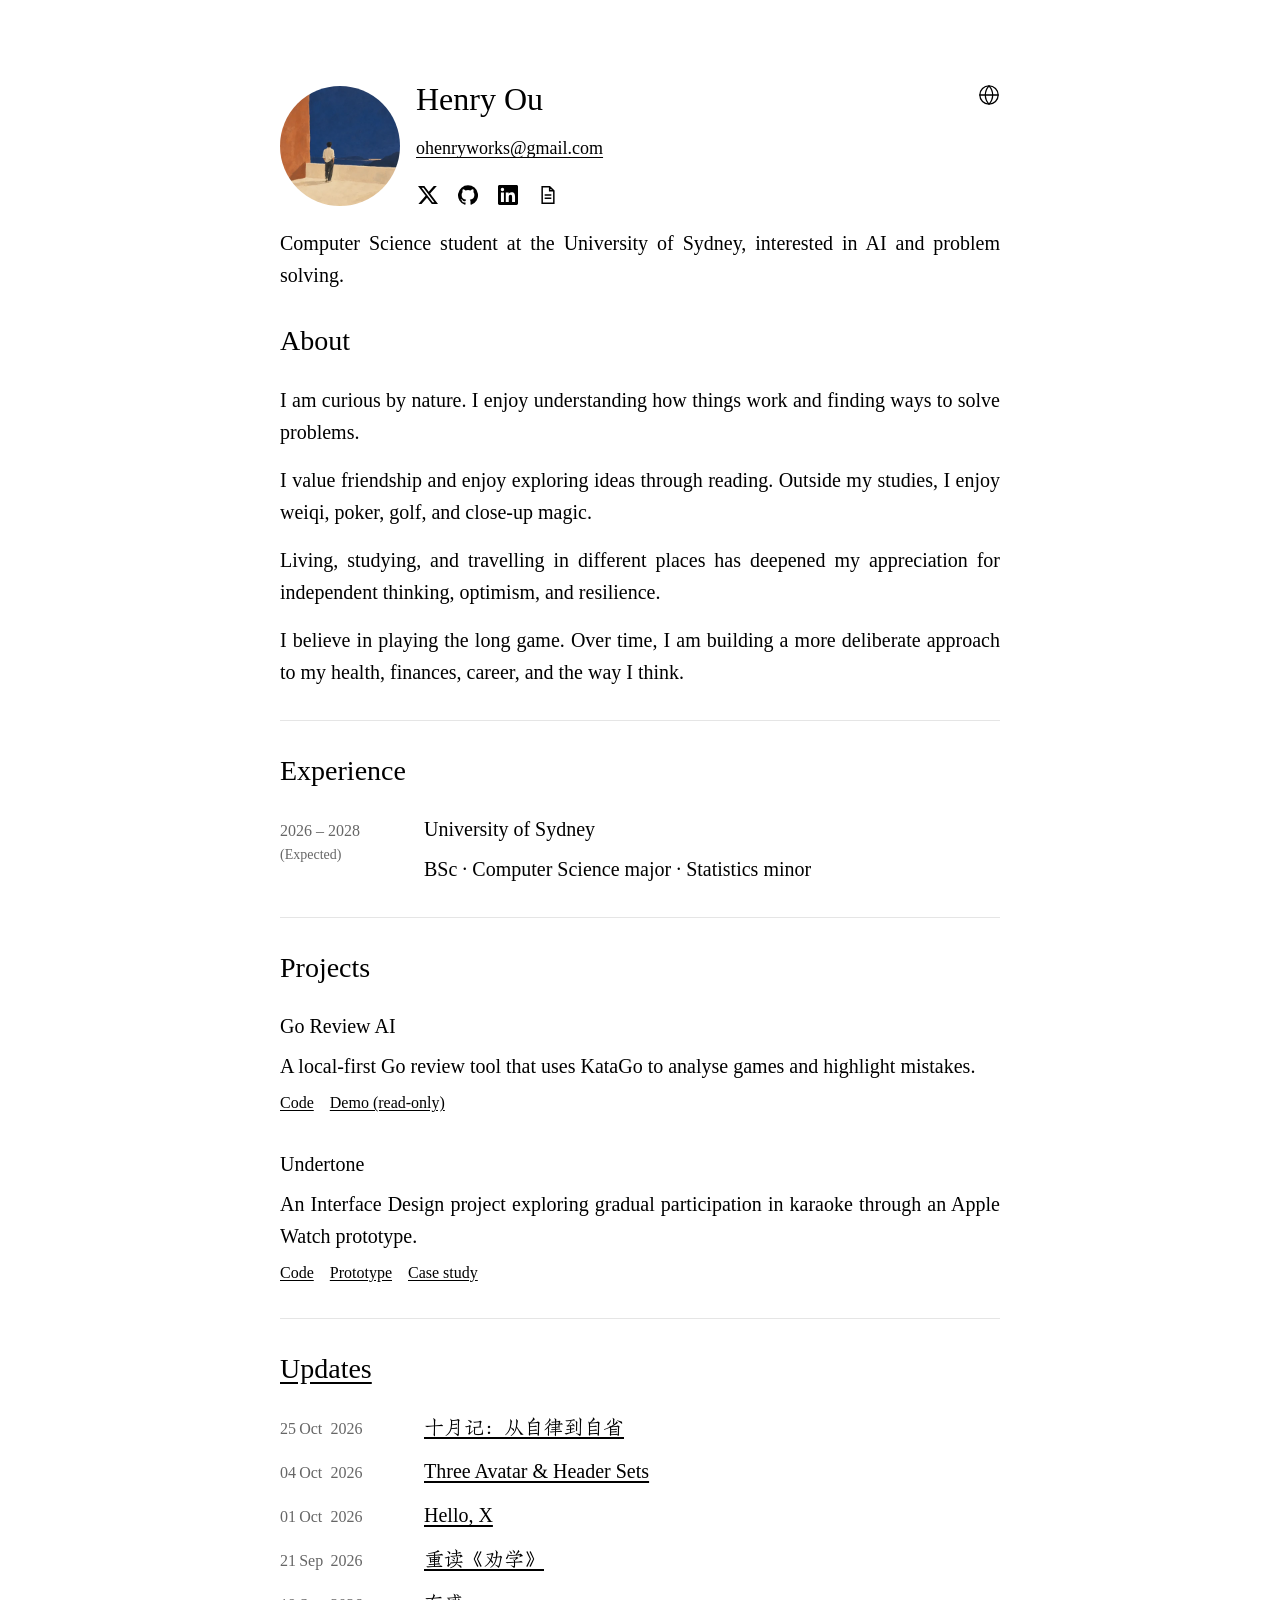
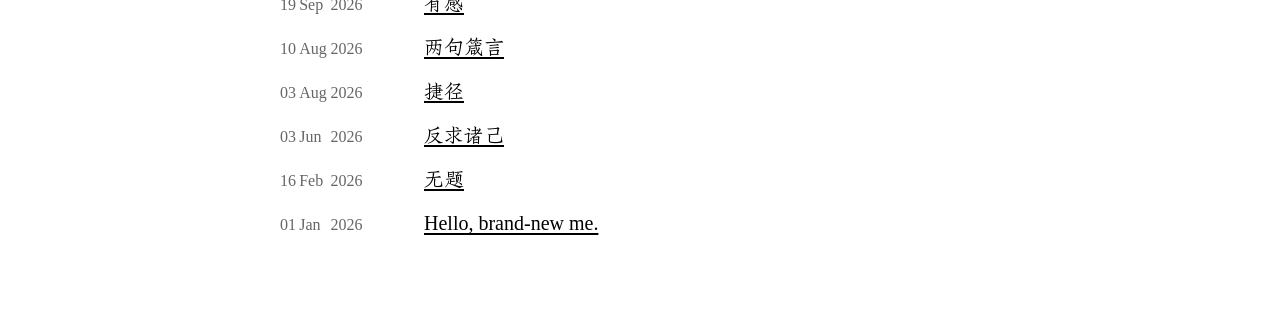
<file: index.html>
<!doctype html>
<html lang="en">
<head>
  <meta charset="utf-8">
  <meta name="viewport" content="width=device-width, initial-scale=1">
  <link rel="icon" href="/favicon.ico" type="image/x-icon" sizes="16x16 32x32 48x48">
  <title>Henry Ou</title>
  <meta name="description" content="Henry Ou’s personal website: a Computer Science student at the University of Sydney, sharing projects, ideas and everyday life in English and Chinese.">
  <meta property="og:title" content="Henry Ou">
  <meta property="og:description" content="Henry Ou’s personal website: a Computer Science student at the University of Sydney, sharing projects, ideas and everyday life in English and Chinese.">
  <meta property="og:type" content="website">
  <meta property="og:url" content="https://henryou.net/">
  <meta property="og:site_name" content="Henry Ou">
  <meta property="og:image" content="https://henryou.net/assets/henry-ou-share.jpg">
  <meta property="og:image:type" content="image/jpeg">
  <meta property="og:image:width" content="600">
  <meta property="og:image:height" content="600">
  <meta property="og:image:alt" content="Henry Ou’s avatar: an illustrated figure looking out over the sea">
  <meta name="twitter:card" content="summary">
  <meta name="twitter:site" content="@ohenryou">
  <meta name="twitter:title" content="Henry Ou">
  <meta name="twitter:description" content="Henry Ou’s personal website: a Computer Science student at the University of Sydney, sharing projects, ideas and everyday life in English and Chinese.">
  <meta name="twitter:image" content="https://henryou.net/assets/henry-ou-share.jpg">
  <meta name="twitter:image:alt" content="Henry Ou’s avatar: an illustrated figure looking out over the sea">
  <link rel="canonical" href="https://henryou.net/">
  <link rel="alternate" hreflang="en" href="https://henryou.net/">
  <link rel="alternate" hreflang="zh-Hans" href="https://henryou.net/zh/">
  <link rel="alternate" hreflang="x-default" href="https://henryou.net/">
  <link rel="stylesheet" href="/assets/css/style.css?v=43">
</head>
<body>
  <main class="home">
    <div class="identity">
      <img class="portrait" src="/assets/henry-ou-avatar.webp?v=2" width="360" height="360" alt="Henry Ou’s avatar: an illustrated figure looking out over the sea">
      <div class="contact">
        <div class="identity-heading">
          <h1>Henry Ou</h1>
          <a class="language-link" href="/zh/" lang="zh-Hans" hreflang="zh-Hans" aria-label="切换到中文" title="切换到中文">
            <img src="/assets/icons/globe.svg" width="22" height="22" alt="">
          </a>
        </div>
        <!--email_off-->
        <p><a href="mailto:ohenryworks@gmail.com">ohenryworks@gmail.com</a></p>
        <!--/email_off-->
        <div class="socials">
          <a href="https://x.com/ohenryou" aria-label="X">
            <svg xmlns="http://www.w3.org/2000/svg" width="20" height="20" viewBox="0 0 24 24" fill="currentColor" aria-hidden="true" focusable="false">
              <path d="M18.901 1.153h3.68l-8.04 9.19L24 22.846h-7.406l-5.8-7.584-6.64 7.584H.47l8.6-9.835L0 1.154h7.594l5.243 6.932 6.064-6.933Zm-1.29 19.49h2.039L6.487 3.24H4.3l13.31 17.403Z"/>
            </svg>
          </a>
          <a href="https://github.com/yulinhenryou" aria-label="GitHub">
            <svg xmlns="http://www.w3.org/2000/svg" width="20" height="20" viewBox="0 0 24 24" fill="currentColor" aria-hidden="true" focusable="false">
              <path d="M12 .297a12 12 0 0 0-3.793 23.385c.6.111.82-.261.82-.577v-2.234c-3.338.726-4.043-1.416-4.043-1.416-.546-1.387-1.333-1.756-1.333-1.756-1.09-.745.083-.729.083-.729 1.205.084 1.839 1.237 1.839 1.237 1.07 1.834 2.807 1.304 3.492.997.108-.775.419-1.305.762-1.605-2.665-.303-5.467-1.334-5.467-5.931 0-1.31.469-2.381 1.236-3.221-.124-.303-.536-1.524.117-3.176 0 0 1.008-.322 3.301 1.23a11.52 11.52 0 0 1 6.006 0c2.291-1.552 3.297-1.23 3.297-1.23.655 1.652.243 2.873.119 3.176.769.84 1.235 1.911 1.235 3.221 0 4.609-2.807 5.625-5.479 5.922.43.372.823 1.102.823 2.222v3.293c0 .319.216.694.825.576A12.001 12.001 0 0 0 12 .297Z"/>
            </svg>
          </a>
          <a href="https://www.linkedin.com/in/yulinhenryou" aria-label="LinkedIn">
            <svg xmlns="http://www.w3.org/2000/svg" width="20" height="20" viewBox="0 0 24 24" fill="currentColor" aria-hidden="true" focusable="false">
              <path d="M20.447 20.452h-3.554v-5.569c0-1.328-.027-3.037-1.852-3.037-1.853 0-2.136 1.445-2.136 2.939v5.667H9.351V9h3.414v1.561h.049c.476-.9 1.637-1.85 3.37-1.85 3.601 0 4.267 2.37 4.267 5.455v6.286ZM5.337 7.433a2.062 2.062 0 1 1 0-4.124 2.062 2.062 0 0 1 0 4.124Zm1.782 13.019H3.555V9h3.564v11.452ZM22.225 0H1.771C.792 0 0 .774 0 1.729v20.542C0 23.227.792 24 1.771 24h20.451C23.2 24 24 23.227 24 22.271V1.729C24 .774 23.2 0 22.222 0h.003Z"/>
            </svg>
          </a>
          <a href="/assets/henry-ou-resume.pdf" aria-label="CV (PDF)" title="CV (PDF)">
            <svg xmlns="http://www.w3.org/2000/svg" width="20" height="20" viewBox="0 0 24 24" fill="none" stroke="currentColor" stroke-width="1.8" aria-hidden="true" focusable="false">
              <path d="M14 2H5v20h14V7Z M14 2v5h5 M8 12h8 M8 16h8"/>
            </svg>
          </a>
        </div>
      </div>
    </div>
    <p class="intro">Computer Science student at the University of Sydney, interested in AI and problem solving.</p>
    <section class="section about" aria-labelledby="about-heading">
      <h2 id="about-heading">About</h2>
      <p>I am curious by nature. I enjoy understanding how things work and finding ways to solve problems.</p>
      <p>I value friendship and enjoy exploring ideas through reading. Outside my studies, I enjoy weiqi, poker, golf, and close-up magic.</p>
      <p>Living, studying, and travelling in different places has deepened my appreciation for independent thinking, optimism, and resilience.</p>
      <p>I believe in playing the long game. Over time, I am building a more deliberate approach to my health, finances, career, and the way I think.</p>
    </section>
    <section class="section" aria-labelledby="experience-heading">
      <h2 id="experience-heading">Experience</h2>
      <ul class="experience-list">
        <li class="experience-entry">
          <span class="entry-date">
            <span lang="en"><time datetime="2026">2026</time> – <time datetime="2028">2028</time></span>
            <small class="date-note">(Expected)</small>
          </span>
          <div class="experience-detail">
            <h3>University of Sydney</h3>
            <p>BSc · Computer Science major · Statistics minor</p>
          </div>
        </li>
      </ul>
    </section>
    <section class="section" aria-labelledby="projects-heading">
      <h2 id="projects-heading">Projects</h2>
      <ul class="project-list">
        <li>
          <h3>Go Review AI</h3>
          <p>A local-first Go review tool that uses KataGo to analyse games and highlight mistakes.</p>
          <div class="project-links">
            <a href="https://github.com/yulinhenryou/go-review-ai">Code</a>
            <a href="https://yulinhenryou.github.io/go-review-ai/">Demo (read-only)</a>
          </div>
        </li>
        <li>
          <h3>Undertone</h3>
          <p>An Interface Design project exploring gradual participation in karaoke through an Apple Watch prototype.</p>
          <div class="project-links">
            <a href="https://github.com/yulinhenryou/undertone">Code</a>
            <a href="https://yulinhenryou.github.io/undertone/play/">Prototype</a>
            <a href="https://yulinhenryou.github.io/undertone/">Case study</a>
          </div>
        </li>
      </ul>
    </section>
    <section class="section" id="writing" aria-labelledby="writing-heading">
      <h2 id="writing-heading"><a href="/writing/">Updates</a></h2>
      <ul class="writing-list">
        <li>
          <time class="entry-date" datetime="2026-10-25"><span>25</span> <span>Oct</span> <span>2026</span></time>
          <a href="/writing/october-reflections-2026/" lang="zh-Hans">十月记：从自律到自省</a>
        </li>
        <li>
          <time class="entry-date" datetime="2026-10-04"><span>04</span> <span>Oct</span> <span>2026</span></time>
          <a href="/writing/three-avatar-header-sets/" lang="en">Three Avatar &amp; Header Sets</a>
        </li>
        <li>
          <time class="entry-date" datetime="2026-10-01"><span>01</span> <span>Oct</span> <span>2026</span></time>
          <a href="/writing/hello-x/" lang="en">Hello, X</a>
        </li>
        <li>
          <time class="entry-date" datetime="2026-09-21"><span>21</span> <span>Sep</span> <span>2026</span></time>
          <a href="/writing/rereading-quanxue/" lang="zh-Hans">重读《劝学》</a>
        </li>
        <li>
          <time class="entry-date" datetime="2026-09-19"><span>19</span> <span>Sep</span> <span>2026</span></time>
          <a href="/writing/reading-reflections-2026-09-19/" lang="zh-Hans">有感</a>
        </li>
        <li>
          <time class="entry-date" datetime="2026-08-10"><span>10</span> <span>Aug</span> <span>2026</span></time>
          <a href="/writing/delphic-maxims/" lang="zh-Hans">两句箴言</a>
        </li>
        <li>
          <time class="entry-date" datetime="2026-08-03"><span>03</span> <span>Aug</span> <span>2026</span></time>
          <a href="/writing/no-shortcuts/" lang="zh-Hans">捷径</a>
        </li>
        <li>
          <time class="entry-date" datetime="2026-06-03"><span>03</span> <span>Jun</span> <span>2026</span></time>
          <a href="/writing/looking-inward/" lang="zh-Hans">反求诸己</a>
        </li>
        <li>
          <time class="entry-date" datetime="2026-02-16"><span>16</span> <span>Feb</span> <span>2026</span></time>
          <a href="/writing/on-the-way/" lang="zh-Hans">无题</a>
        </li>
        <li>
          <time class="entry-date" datetime="2026-01-01"><span>01</span> <span>Jan</span> <span>2026</span></time>
          <a href="/writing/hello-brand-new-me/" lang="en">Hello, brand-new me.</a>
        </li>
      </ul>
    </section>
  </main>
</body>
</html>
</file>
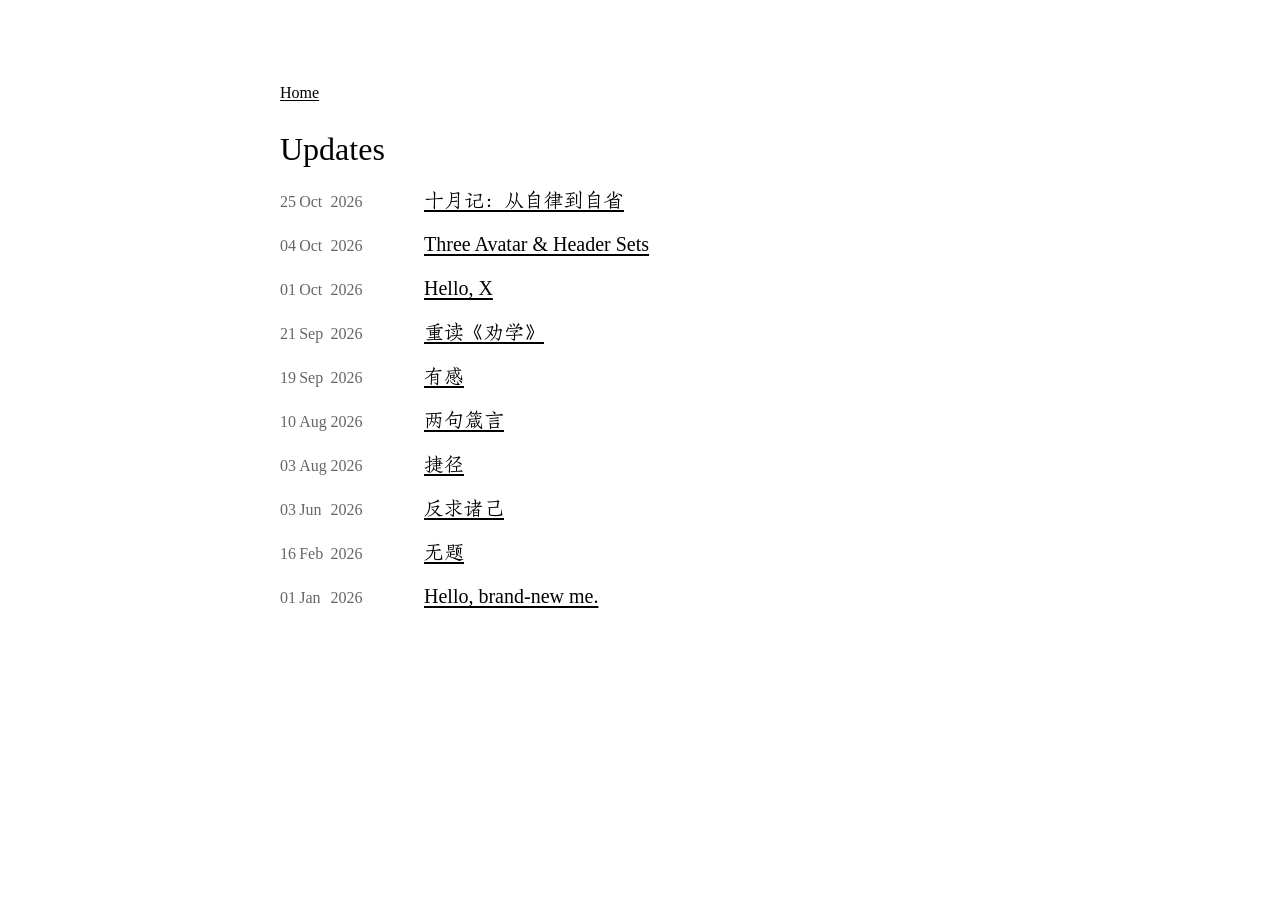
<file: writing/index.html>
<!doctype html>
<html lang="en">
<head>
  <meta charset="utf-8">
  <meta name="viewport" content="width=device-width, initial-scale=1">
  <link rel="icon" href="/favicon.ico" type="image/x-icon" sizes="16x16 32x32 48x48">
  <title>Updates — Henry Ou</title>
  <meta name="description" content="Notes, stories and reflections by Henry Ou, in English and Chinese. Browse the complete Updates archive.">
  <meta property="og:title" content="Updates — Henry Ou">
  <meta property="og:description" content="Notes, stories and reflections by Henry Ou, in English and Chinese. Browse the complete Updates archive.">
  <meta property="og:type" content="website">
  <meta property="og:url" content="https://henryou.net/writing/">
  <meta property="og:site_name" content="Henry Ou">
  <meta property="og:image" content="https://henryou.net/assets/henry-ou-share.jpg">
  <meta property="og:image:type" content="image/jpeg">
  <meta property="og:image:width" content="600">
  <meta property="og:image:height" content="600">
  <meta property="og:image:alt" content="Henry Ou’s avatar: an illustrated figure looking out over the sea">
  <meta name="twitter:card" content="summary">
  <meta name="twitter:site" content="@ohenryou">
  <meta name="twitter:title" content="Updates — Henry Ou">
  <meta name="twitter:description" content="Notes, stories and reflections by Henry Ou, in English and Chinese. Browse the complete Updates archive.">
  <meta name="twitter:image" content="https://henryou.net/assets/henry-ou-share.jpg">
  <meta name="twitter:image:alt" content="Henry Ou’s avatar: an illustrated figure looking out over the sea">
  <link rel="canonical" href="https://henryou.net/writing/">
  <link rel="stylesheet" href="/assets/css/style.css?v=43">
</head>
<body>
  <main>
    <a class="back-link" href="/">Home</a>
    <h1>Updates</h1>
      <ul class="writing-list">
        <li>
          <time class="entry-date" datetime="2026-10-25"><span>25</span> <span>Oct</span> <span>2026</span></time>
          <a href="/writing/october-reflections-2026/" lang="zh-Hans">十月记：从自律到自省</a>
        </li>
        <li>
          <time class="entry-date" datetime="2026-10-04"><span>04</span> <span>Oct</span> <span>2026</span></time>
          <a href="/writing/three-avatar-header-sets/" lang="en">Three Avatar &amp; Header Sets</a>
        </li>
        <li>
          <time class="entry-date" datetime="2026-10-01"><span>01</span> <span>Oct</span> <span>2026</span></time>
          <a href="/writing/hello-x/" lang="en">Hello, X</a>
        </li>
        <li>
          <time class="entry-date" datetime="2026-09-21"><span>21</span> <span>Sep</span> <span>2026</span></time>
          <a href="/writing/rereading-quanxue/" lang="zh-Hans">重读《劝学》</a>
        </li>
        <li>
          <time class="entry-date" datetime="2026-09-19"><span>19</span> <span>Sep</span> <span>2026</span></time>
          <a href="/writing/reading-reflections-2026-09-19/" lang="zh-Hans">有感</a>
        </li>
        <li>
          <time class="entry-date" datetime="2026-08-10"><span>10</span> <span>Aug</span> <span>2026</span></time>
          <a href="/writing/delphic-maxims/" lang="zh-Hans">两句箴言</a>
        </li>
        <li>
          <time class="entry-date" datetime="2026-08-03"><span>03</span> <span>Aug</span> <span>2026</span></time>
          <a href="/writing/no-shortcuts/" lang="zh-Hans">捷径</a>
        </li>
        <li>
          <time class="entry-date" datetime="2026-06-03"><span>03</span> <span>Jun</span> <span>2026</span></time>
          <a href="/writing/looking-inward/" lang="zh-Hans">反求诸己</a>
        </li>
        <li>
          <time class="entry-date" datetime="2026-02-16"><span>16</span> <span>Feb</span> <span>2026</span></time>
          <a href="/writing/on-the-way/" lang="zh-Hans">无题</a>
        </li>
        <li>
          <time class="entry-date" datetime="2026-01-01"><span>01</span> <span>Jan</span> <span>2026</span></time>
          <a href="/writing/hello-brand-new-me/" lang="en">Hello, brand-new me.</a>
        </li>
      </ul>
  </main>
</body>
</html>
</file>
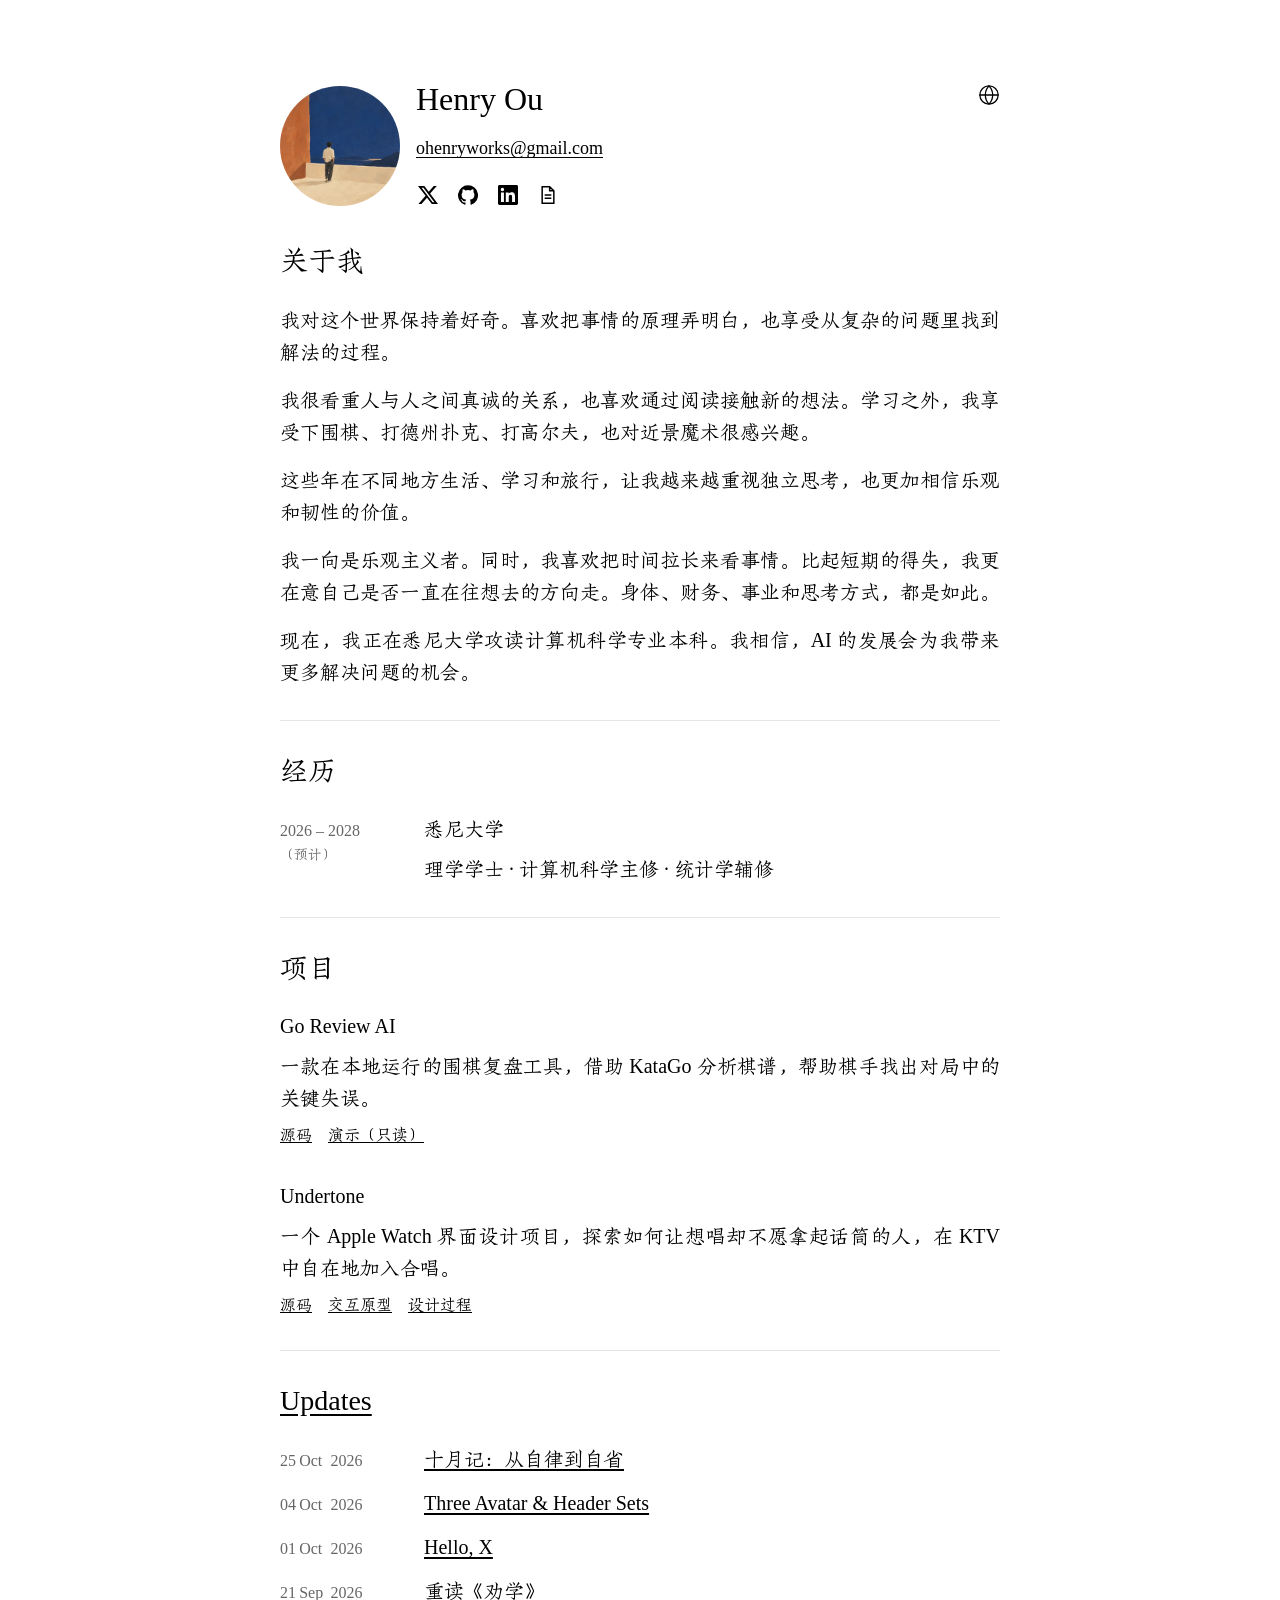
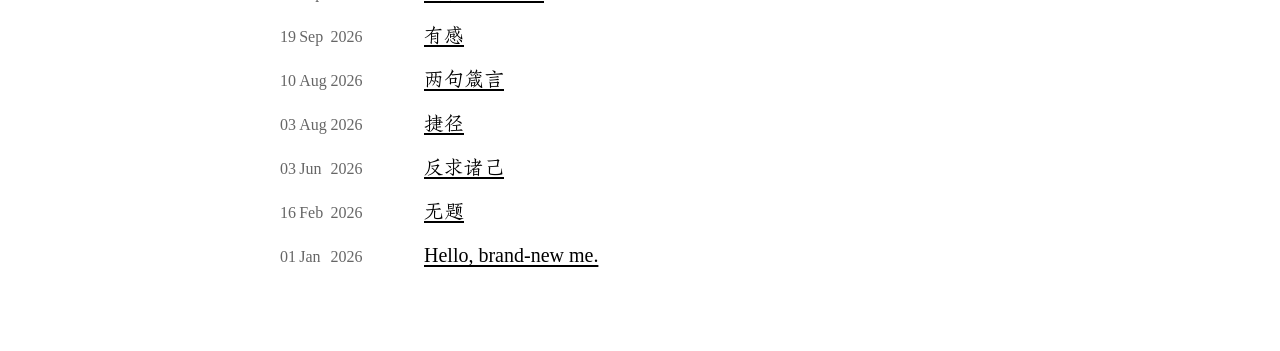
<file: zh/index.html>
<!doctype html>
<html lang="zh-Hans">
<head>
  <meta charset="utf-8">
  <meta name="viewport" content="width=device-width, initial-scale=1">
  <link rel="icon" href="/favicon.ico" type="image/x-icon" sizes="16x16 32x32 48x48">
  <title>Henry Ou · 中文</title>
  <meta name="description" content="Henry Ou 的个人网站：关于我、悉尼大学的学习经历、项目，以及中英文的思考与生活分享。">
  <meta property="og:title" content="Henry Ou · 中文">
  <meta property="og:description" content="Henry Ou 的个人网站：关于我、悉尼大学的学习经历、项目，以及中英文的思考与生活分享。">
  <meta property="og:type" content="website">
  <meta property="og:url" content="https://henryou.net/zh/">
  <meta property="og:site_name" content="Henry Ou">
  <meta property="og:image" content="https://henryou.net/assets/henry-ou-share.jpg">
  <meta property="og:image:type" content="image/jpeg">
  <meta property="og:image:width" content="600">
  <meta property="og:image:height" content="600">
  <meta property="og:image:alt" content="Henry Ou 的头像：插画中的人物望向大海">
  <meta name="twitter:card" content="summary">
  <meta name="twitter:site" content="@ohenryou">
  <meta name="twitter:title" content="Henry Ou · 中文">
  <meta name="twitter:description" content="Henry Ou 的个人网站：关于我、悉尼大学的学习经历、项目，以及中英文的思考与生活分享。">
  <meta name="twitter:image" content="https://henryou.net/assets/henry-ou-share.jpg">
  <meta name="twitter:image:alt" content="Henry Ou 的头像：插画中的人物望向大海">
  <link rel="canonical" href="https://henryou.net/zh/">
  <link rel="alternate" hreflang="en" href="https://henryou.net/">
  <link rel="alternate" hreflang="zh-Hans" href="https://henryou.net/zh/">
  <link rel="alternate" hreflang="x-default" href="https://henryou.net/">
  <link rel="stylesheet" href="/assets/css/style.css?v=43">
</head>
<body>
  <main class="home">
    <div class="identity">
      <img class="portrait" src="/assets/henry-ou-avatar.webp?v=2" width="360" height="360" alt="Henry Ou的头像：插画中的人物望向大海">
      <div class="contact">
        <div class="identity-heading">
          <h1 lang="en">Henry Ou</h1>
          <a class="language-link" href="/" lang="en" hreflang="en" aria-label="Switch to English" title="Switch to English">
            <img src="/assets/icons/globe.svg" width="22" height="22" alt="">
          </a>
        </div>
        <!--email_off-->
        <p><a href="mailto:ohenryworks@gmail.com">ohenryworks@gmail.com</a></p>
        <!--/email_off-->
        <div class="socials">
          <a href="https://x.com/ohenryou" aria-label="X">
            <svg xmlns="http://www.w3.org/2000/svg" width="20" height="20" viewBox="0 0 24 24" fill="currentColor" aria-hidden="true" focusable="false">
              <path d="M18.901 1.153h3.68l-8.04 9.19L24 22.846h-7.406l-5.8-7.584-6.64 7.584H.47l8.6-9.835L0 1.154h7.594l5.243 6.932 6.064-6.933Zm-1.29 19.49h2.039L6.487 3.24H4.3l13.31 17.403Z"/>
            </svg>
          </a>
          <a href="https://github.com/yulinhenryou" aria-label="GitHub">
            <svg xmlns="http://www.w3.org/2000/svg" width="20" height="20" viewBox="0 0 24 24" fill="currentColor" aria-hidden="true" focusable="false">
              <path d="M12 .297a12 12 0 0 0-3.793 23.385c.6.111.82-.261.82-.577v-2.234c-3.338.726-4.043-1.416-4.043-1.416-.546-1.387-1.333-1.756-1.333-1.756-1.09-.745.083-.729.083-.729 1.205.084 1.839 1.237 1.839 1.237 1.07 1.834 2.807 1.304 3.492.997.108-.775.419-1.305.762-1.605-2.665-.303-5.467-1.334-5.467-5.931 0-1.31.469-2.381 1.236-3.221-.124-.303-.536-1.524.117-3.176 0 0 1.008-.322 3.301 1.23a11.52 11.52 0 0 1 6.006 0c2.291-1.552 3.297-1.23 3.297-1.23.655 1.652.243 2.873.119 3.176.769.84 1.235 1.911 1.235 3.221 0 4.609-2.807 5.625-5.479 5.922.43.372.823 1.102.823 2.222v3.293c0 .319.216.694.825.576A12.001 12.001 0 0 0 12 .297Z"/>
            </svg>
          </a>
          <a href="https://www.linkedin.com/in/yulinhenryou" aria-label="LinkedIn">
            <svg xmlns="http://www.w3.org/2000/svg" width="20" height="20" viewBox="0 0 24 24" fill="currentColor" aria-hidden="true" focusable="false">
              <path d="M20.447 20.452h-3.554v-5.569c0-1.328-.027-3.037-1.852-3.037-1.853 0-2.136 1.445-2.136 2.939v5.667H9.351V9h3.414v1.561h.049c.476-.9 1.637-1.85 3.37-1.85 3.601 0 4.267 2.37 4.267 5.455v6.286ZM5.337 7.433a2.062 2.062 0 1 1 0-4.124 2.062 2.062 0 0 1 0 4.124Zm1.782 13.019H3.555V9h3.564v11.452ZM22.225 0H1.771C.792 0 0 .774 0 1.729v20.542C0 23.227.792 24 1.771 24h20.451C23.2 24 24 23.227 24 22.271V1.729C24 .774 23.2 0 22.222 0h.003Z"/>
            </svg>
          </a>
          <a href="/assets/henry-ou-resume.pdf" aria-label="简历（PDF）" title="简历（PDF）">
            <svg xmlns="http://www.w3.org/2000/svg" width="20" height="20" viewBox="0 0 24 24" fill="none" stroke="currentColor" stroke-width="1.8" aria-hidden="true" focusable="false">
              <path d="M14 2H5v20h14V7Z M14 2v5h5 M8 12h8 M8 16h8"/>
            </svg>
          </a>
        </div>
      </div>
    </div>
    <section class="section about" aria-labelledby="about-heading">
      <h2 id="about-heading">关于我</h2>
      <p>我对这个世界保持着好奇。喜欢把事情的原理弄明白，也享受从复杂的问题里找到解法的过程。</p>
      <p>我很看重人与人之间真诚的关系，也喜欢通过阅读接触新的想法。学习之外，我享受下围棋、打德州扑克、打高尔夫，也对近景魔术很感兴趣。</p>
      <p>这些年在不同地方生活、学习和旅行，让我越来越重视独立思考，也更加相信乐观和韧性的价值。</p>
      <p>我一向是乐观主义者。同时，我喜欢把时间拉长来看事情。比起短期的得失，我更在意自己是否一直在往想去的方向走。身体、财务、事业和思考方式，都是如此。</p>
      <p>现在，我正在悉尼大学攻读计算机科学专业本科。我相信，<span lang="en">AI</span> 的发展会为我带来更多解决问题的机会。</p>
    </section>
    <section class="section" aria-labelledby="experience-heading">
      <h2 id="experience-heading">经历</h2>
      <ul class="experience-list">
        <li class="experience-entry">
          <span class="entry-date">
            <span lang="en"><time datetime="2026">2026</time> – <time datetime="2028">2028</time></span>
            <small class="date-note">（预计）</small>
          </span>
          <div class="experience-detail">
            <h3>悉尼大学</h3>
            <p>理学学士 · 计算机科学主修 · 统计学辅修</p>
          </div>
        </li>
      </ul>
    </section>
    <section class="section" aria-labelledby="projects-heading">
      <h2 id="projects-heading">项目</h2>
      <ul class="project-list">
        <li>
          <h3 lang="en">Go Review AI</h3>
          <p>一款在本地运行的围棋复盘工具，借助 <span lang="en">KataGo</span> 分析棋谱，帮助棋手找出对局中的关键失误。</p>
          <div class="project-links">
            <a href="https://github.com/yulinhenryou/go-review-ai">源码</a>
            <a href="https://yulinhenryou.github.io/go-review-ai/">演示（只读）</a>
          </div>
        </li>
        <li>
          <h3 lang="en">Undertone</h3>
          <p>一个 <span lang="en">Apple Watch</span> 界面设计项目，探索如何让想唱却不愿拿起话筒的人，在 <span lang="en">KTV</span> 中自在地加入合唱。</p>
          <div class="project-links">
            <a href="https://github.com/yulinhenryou/undertone">源码</a>
            <a href="https://yulinhenryou.github.io/undertone/play/">交互原型</a>
            <a href="https://yulinhenryou.github.io/undertone/">设计过程</a>
          </div>
        </li>
      </ul>
    </section>
    <section class="section" id="writing" aria-labelledby="writing-heading">
      <h2 id="writing-heading"><a href="/writing/" lang="en">Updates</a></h2>
      <ul class="writing-list">
        <li>
          <time class="entry-date" lang="en" datetime="2026-10-25"><span>25</span> <span>Oct</span> <span>2026</span></time>
          <a href="/writing/october-reflections-2026/" lang="zh-Hans">十月记：从自律到自省</a>
        </li>
        <li>
          <time class="entry-date" lang="en" datetime="2026-10-04"><span>04</span> <span>Oct</span> <span>2026</span></time>
          <a href="/writing/three-avatar-header-sets/" lang="en">Three Avatar &amp; Header Sets</a>
        </li>
        <li>
          <time class="entry-date" lang="en" datetime="2026-10-01"><span>01</span> <span>Oct</span> <span>2026</span></time>
          <a href="/writing/hello-x/" lang="en">Hello, X</a>
        </li>
        <li>
          <time class="entry-date" lang="en" datetime="2026-09-21"><span>21</span> <span>Sep</span> <span>2026</span></time>
          <a href="/writing/rereading-quanxue/" lang="zh-Hans">重读《劝学》</a>
        </li>
        <li>
          <time class="entry-date" lang="en" datetime="2026-09-19"><span>19</span> <span>Sep</span> <span>2026</span></time>
          <a href="/writing/reading-reflections-2026-09-19/" lang="zh-Hans">有感</a>
        </li>
        <li>
          <time class="entry-date" lang="en" datetime="2026-08-10"><span>10</span> <span>Aug</span> <span>2026</span></time>
          <a href="/writing/delphic-maxims/" lang="zh-Hans">两句箴言</a>
        </li>
        <li>
          <time class="entry-date" lang="en" datetime="2026-08-03"><span>03</span> <span>Aug</span> <span>2026</span></time>
          <a href="/writing/no-shortcuts/" lang="zh-Hans">捷径</a>
        </li>
        <li>
          <time class="entry-date" lang="en" datetime="2026-06-03"><span>03</span> <span>Jun</span> <span>2026</span></time>
          <a href="/writing/looking-inward/" lang="zh-Hans">反求诸己</a>
        </li>
        <li>
          <time class="entry-date" lang="en" datetime="2026-02-16"><span>16</span> <span>Feb</span> <span>2026</span></time>
          <a href="/writing/on-the-way/" lang="zh-Hans">无题</a>
        </li>
        <li>
          <time class="entry-date" lang="en" datetime="2026-01-01"><span>01</span> <span>Jan</span> <span>2026</span></time>
          <a href="/writing/hello-brand-new-me/" lang="en">Hello, brand-new me.</a>
        </li>
      </ul>
    </section>
  </main>
</body>
</html>
</file>
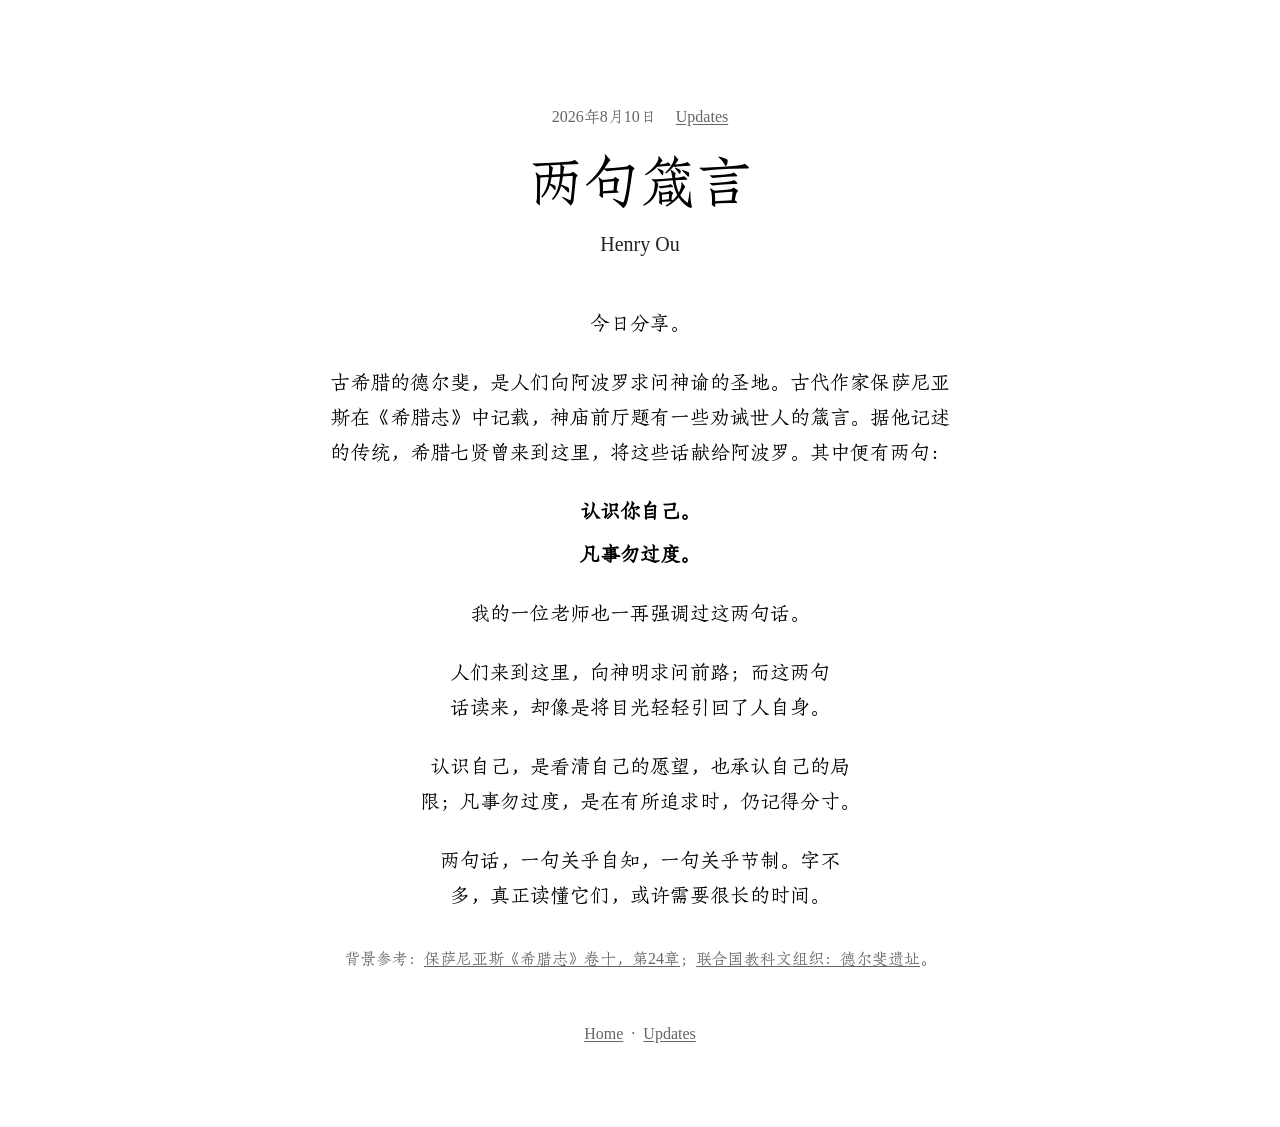
<file: writing/delphic-maxims/index.html>
<!doctype html>
<html lang="zh-Hans">
<head>
  <meta charset="utf-8">
  <meta name="viewport" content="width=device-width, initial-scale=1">
  <link rel="icon" href="/favicon.ico" type="image/x-icon" sizes="16x16 32x32 48x48">
  <title>两句箴言 — Henry Ou</title>
  <meta name="description" content="认识你自己，凡事勿过度。两句古希腊箴言的背景，以及关于自知与节制的思考。">
  <meta property="og:title" content="两句箴言 — Henry Ou">
  <meta property="og:description" content="认识你自己，凡事勿过度。两句古希腊箴言的背景，以及关于自知与节制的思考。">
  <meta property="og:type" content="article">
  <meta property="og:url" content="https://henryou.net/writing/delphic-maxims/">
  <meta property="og:site_name" content="Henry Ou">
  <meta property="og:image" content="https://henryou.net/assets/henry-ou-share.jpg">
  <meta property="og:image:type" content="image/jpeg">
  <meta property="og:image:width" content="600">
  <meta property="og:image:height" content="600">
  <meta property="og:image:alt" content="Henry Ou 的头像：插画中的人物望向大海">
  <meta name="twitter:card" content="summary">
  <meta name="twitter:site" content="@ohenryou">
  <meta name="twitter:title" content="两句箴言 — Henry Ou">
  <meta name="twitter:description" content="认识你自己，凡事勿过度。两句古希腊箴言的背景，以及关于自知与节制的思考。">
  <meta name="twitter:image" content="https://henryou.net/assets/henry-ou-share.jpg">
  <meta name="twitter:image:alt" content="Henry Ou 的头像：插画中的人物望向大海">
  <meta property="article:published_time" content="2026-08-10">
  <meta property="article:author" content="https://henryou.net/">
  <link rel="canonical" href="https://henryou.net/writing/delphic-maxims/">
  <link rel="stylesheet" href="/assets/css/style.css?v=43">
</head>
<body>
  <main class="article-page">
    <article>
      <header class="article-header">
        <div class="article-meta">
          <time datetime="2026-08-10">2026年8月10日</time>
          <a href="/writing/" lang="en">Updates</a>
        </div>
        <h1>两句箴言</h1>
        <p class="article-author" lang="en">Henry Ou</p>
      </header>
      <div class="prose">
        <p>今日分享。</p>
        <p>古希腊的德尔斐，是人们向阿波罗求问神谕的圣地。古代作家保萨尼亚斯在《希腊志》中记载，神庙前厅题有一些劝诫世人的箴言。据他记述的传统，希腊七贤曾来到这里，将这些话献给阿波罗。其中便有两句：</p>
        <blockquote class="compact-quote">
          <p><strong>认识你自己。</strong></p>
          <p><strong>凡事勿过度。</strong></p>
        </blockquote>
        <p>我的一位老师也一再强调过这两句话。</p>
        <p>人们来到这里，向神明求问前路；而这两句话读来，却像是将目光轻轻引回了人自身。</p>
        <p>认识自己，是看清自己的愿望，也承认自己的局限；凡事勿过度，是在有所追求时，仍记得分寸。</p>
        <p>两句话，一句关乎自知，一句关乎节制。字不多，真正读懂它们，或许需要很长的时间。</p>
        <p class="text-source source-credit">背景参考：<a href="https://www.gutenberg.org/files/68680/old/68680-h/68680-h.htm">保萨尼亚斯《希腊志》卷十，第24章</a>；<a href="https://whc.unesco.org/en/list/393/">联合国教科文组织：德尔斐遗址</a>。</p>
      </div>
      <footer class="article-footer" lang="en">
        <a href="/">Home</a>
        <span aria-hidden="true">·</span>
        <a href="/writing/">Updates</a>
      </footer>
    </article>
  </main>
</body>
</html>
</file>
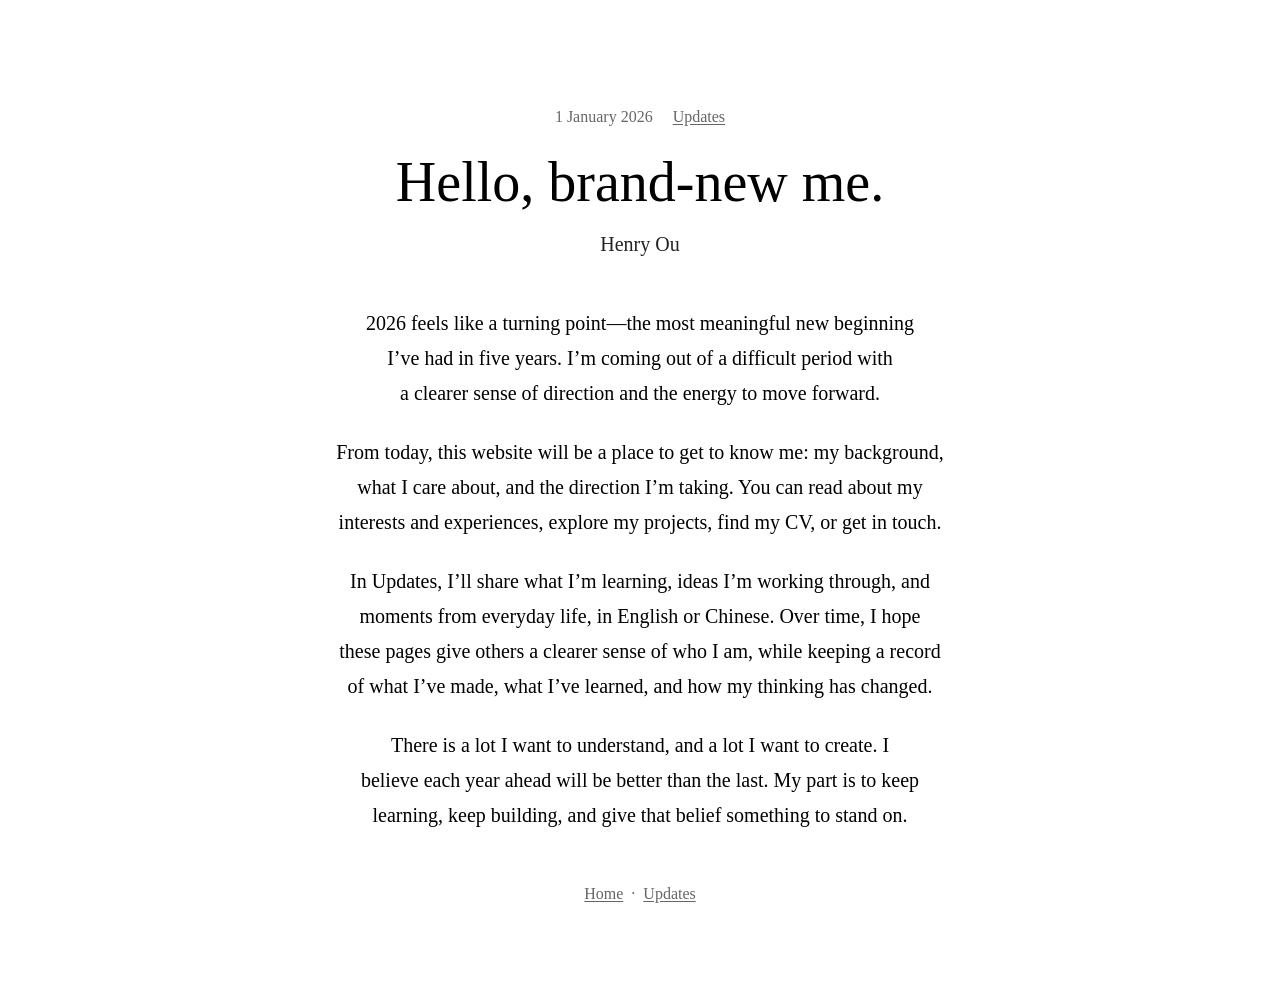
<file: writing/hello-brand-new-me/index.html>
<!doctype html>
<html lang="en">
<head>
  <meta charset="utf-8">
  <meta name="viewport" content="width=device-width, initial-scale=1">
  <link rel="icon" href="/favicon.ico" type="image/x-icon" sizes="16x16 32x32 48x48">
  <title>Hello, brand-new me. — Henry Ou</title>
  <meta name="description" content="A new beginning in 2026, a clearer sense of direction, and a place to share my work, ideas and everyday life.">
  <meta property="og:title" content="Hello, brand-new me. — Henry Ou">
  <meta property="og:description" content="A new beginning in 2026, a clearer sense of direction, and a place to share my work, ideas and everyday life.">
  <meta property="og:type" content="article">
  <meta property="og:url" content="https://henryou.net/writing/hello-brand-new-me/">
  <meta property="og:site_name" content="Henry Ou">
  <meta property="og:image" content="https://henryou.net/assets/henry-ou-share.jpg">
  <meta property="og:image:type" content="image/jpeg">
  <meta property="og:image:width" content="600">
  <meta property="og:image:height" content="600">
  <meta property="og:image:alt" content="Henry Ou’s avatar: an illustrated figure looking out over the sea">
  <meta name="twitter:card" content="summary">
  <meta name="twitter:site" content="@ohenryou">
  <meta name="twitter:title" content="Hello, brand-new me. — Henry Ou">
  <meta name="twitter:description" content="A new beginning in 2026, a clearer sense of direction, and a place to share my work, ideas and everyday life.">
  <meta name="twitter:image" content="https://henryou.net/assets/henry-ou-share.jpg">
  <meta name="twitter:image:alt" content="Henry Ou’s avatar: an illustrated figure looking out over the sea">
  <meta property="article:published_time" content="2026-01-01">
  <meta property="article:author" content="https://henryou.net/">
  <link rel="canonical" href="https://henryou.net/writing/hello-brand-new-me/">
  <link rel="stylesheet" href="/assets/css/style.css?v=43">
</head>
<body>
  <main class="article-page">
    <article>
      <header class="article-header">
        <div class="article-meta">
          <time datetime="2026-01-01">1 January 2026</time>
          <a href="/writing/">Updates</a>
        </div>
        <h1>Hello, brand-new me.</h1>
        <p class="article-author" lang="en">Henry Ou</p>
      </header>
      <div class="prose">
        <p>2026 feels like a turning point—the most meaningful new beginning I’ve had in five years. I’m coming out of a difficult period with a clearer sense of direction and the energy to move forward.</p>
        <p>From today, this website will be a place to get to know me: my background, what I care about, and the direction I’m taking. You can read about my interests and experiences, explore my projects, find my CV, or get in touch.</p>
        <p>In Updates, I’ll share what I’m learning, ideas I’m working through, and moments from everyday life, in English or Chinese. Over time, I hope these pages give others a clearer sense of who I am, while keeping a record of what I’ve made, what I’ve learned, and how my thinking has changed.</p>
        <p>There is a lot I want to understand, and a lot I want to create. I believe each year ahead will be better than the last. My part is to keep learning, keep building, and give that belief something to stand on.</p>
      </div>
      <footer class="article-footer" lang="en">
        <a href="/">Home</a>
        <span aria-hidden="true">·</span>
        <a href="/writing/">Updates</a>
      </footer>
    </article>
  </main>
</body>
</html>
</file>
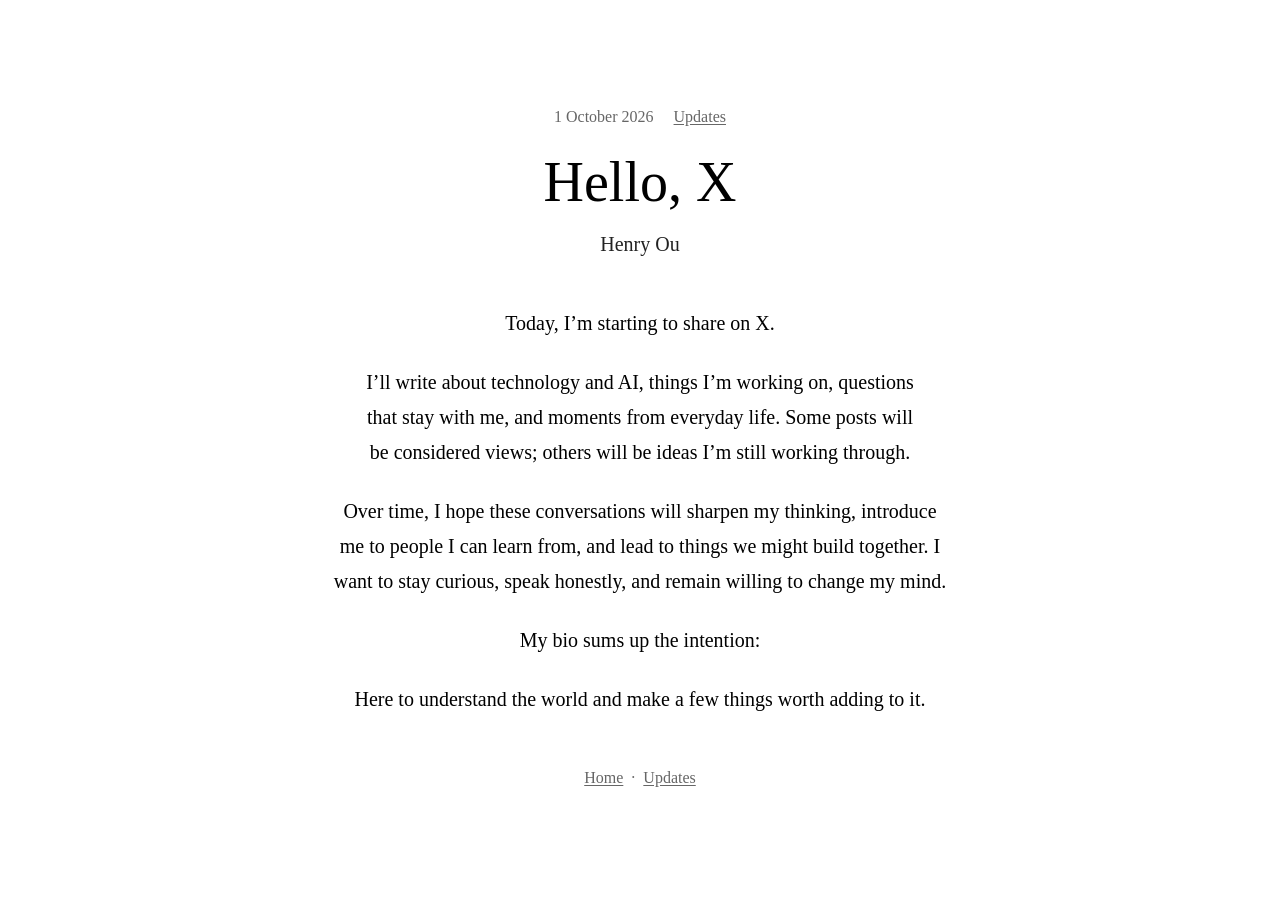
<file: writing/hello-x/index.html>
<!doctype html>
<html lang="en">
<head>
  <meta charset="utf-8">
  <meta name="viewport" content="width=device-width, initial-scale=1">
  <link rel="icon" href="/favicon.ico" type="image/x-icon" sizes="16x16 32x32 48x48">
  <title>Hello, X — Henry Ou</title>
  <meta name="description" content="Starting to share on X: technology, AI, work in progress and everyday life, with room to learn from others and change my mind.">
  <meta property="og:title" content="Hello, X — Henry Ou">
  <meta property="og:description" content="Starting to share on X: technology, AI, work in progress and everyday life, with room to learn from others and change my mind.">
  <meta property="og:type" content="article">
  <meta property="og:url" content="https://henryou.net/writing/hello-x/">
  <meta property="og:site_name" content="Henry Ou">
  <meta property="og:image" content="https://henryou.net/assets/henry-ou-share.jpg">
  <meta property="og:image:type" content="image/jpeg">
  <meta property="og:image:width" content="600">
  <meta property="og:image:height" content="600">
  <meta property="og:image:alt" content="Henry Ou’s avatar: an illustrated figure looking out over the sea">
  <meta name="twitter:card" content="summary">
  <meta name="twitter:site" content="@ohenryou">
  <meta name="twitter:title" content="Hello, X — Henry Ou">
  <meta name="twitter:description" content="Starting to share on X: technology, AI, work in progress and everyday life, with room to learn from others and change my mind.">
  <meta name="twitter:image" content="https://henryou.net/assets/henry-ou-share.jpg">
  <meta name="twitter:image:alt" content="Henry Ou’s avatar: an illustrated figure looking out over the sea">
  <meta property="article:published_time" content="2026-10-01">
  <meta property="article:author" content="https://henryou.net/">
  <link rel="canonical" href="https://henryou.net/writing/hello-x/">
  <link rel="stylesheet" href="/assets/css/style.css?v=43">
</head>
<body>
  <main class="article-page">
    <article>
      <header class="article-header">
        <div class="article-meta">
          <time datetime="2026-10-01">1 October 2026</time>
          <a href="/writing/">Updates</a>
        </div>
        <h1>Hello, X</h1>
        <p class="article-author" lang="en">Henry Ou</p>
      </header>
      <div class="prose">
        <p>Today, I’m starting to share on X.</p>
        <p>I’ll write about technology and AI, things I’m working on, questions that stay with me, and moments from everyday life. Some posts will be considered views; others will be ideas I’m still working through.</p>
        <p>Over time, I hope these conversations will sharpen my thinking, introduce me to people I can learn from, and lead to things we might build together. I want to stay curious, speak honestly, and remain willing to change my mind.</p>
        <p>My bio sums up the intention:</p>
        <blockquote class="compact-quote">
          <p>Here to understand the world and make a few things worth adding to it.</p>
        </blockquote>
      </div>
      <footer class="article-footer" lang="en">
        <a href="/">Home</a>
        <span aria-hidden="true">·</span>
        <a href="/writing/">Updates</a>
      </footer>
    </article>
  </main>
</body>
</html>
</file>
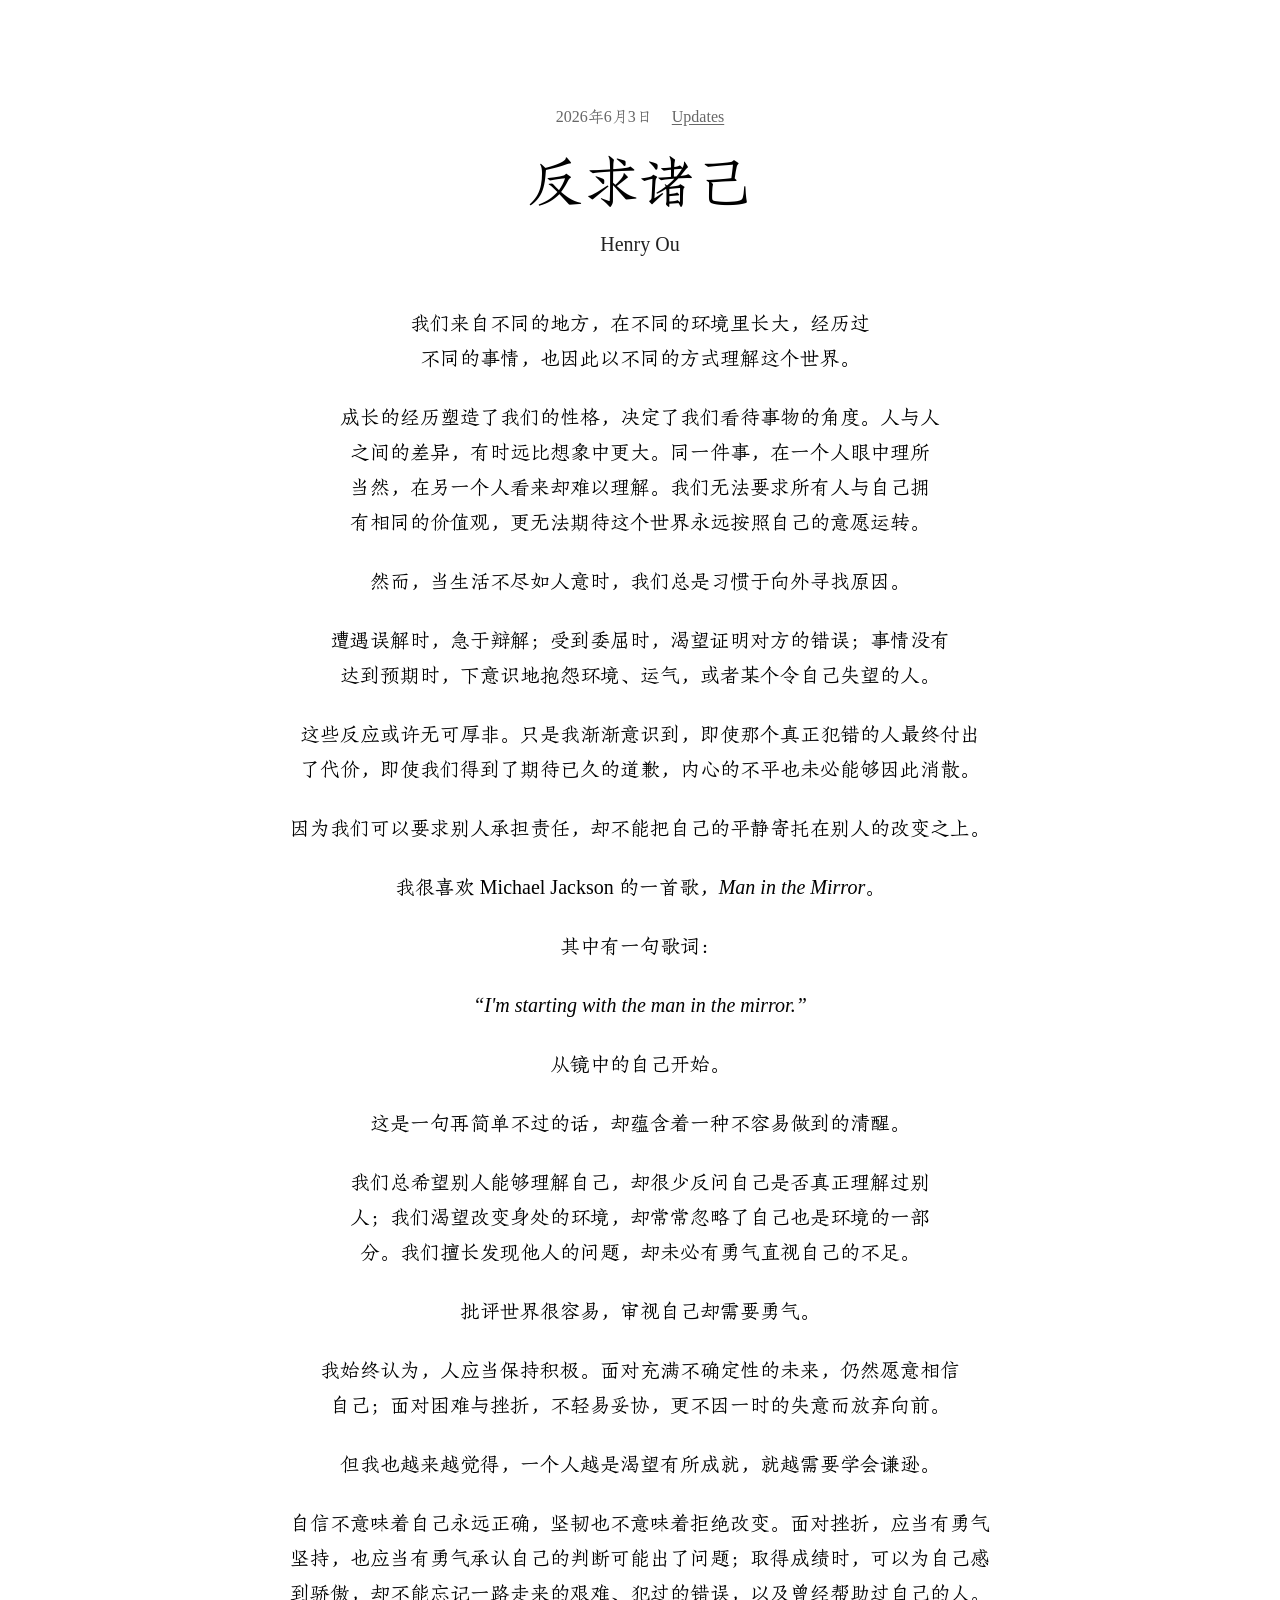
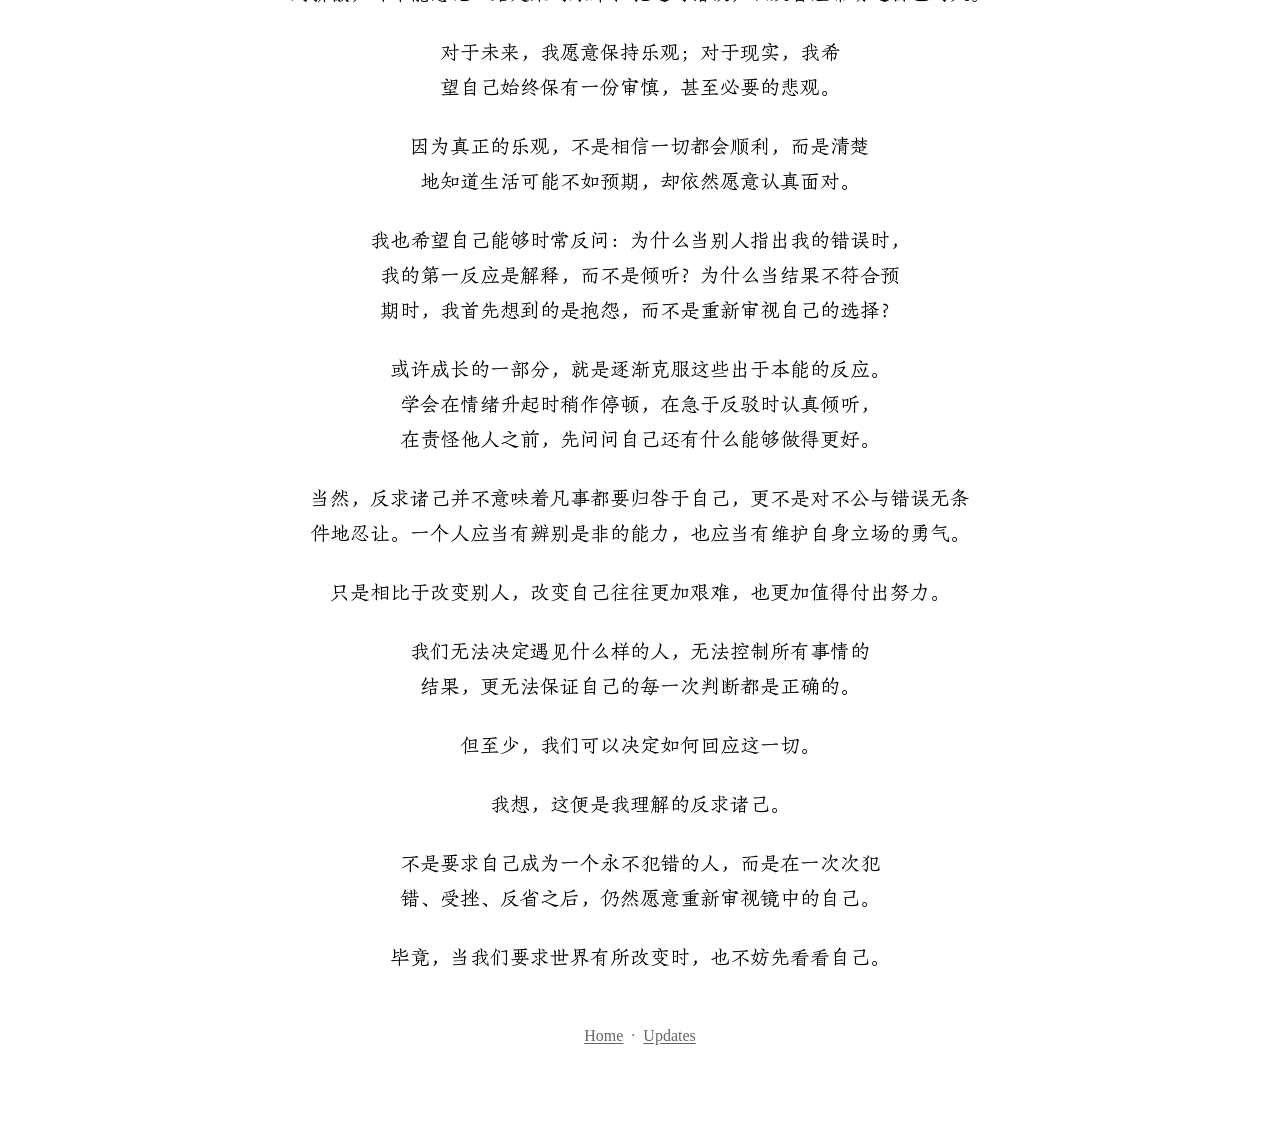
<file: writing/looking-inward/index.html>
<!doctype html>
<html lang="zh-Hans">
<head>
  <meta charset="utf-8">
  <meta name="viewport" content="width=device-width, initial-scale=1">
  <link rel="icon" href="/favicon.ico" type="image/x-icon" sizes="16x16 32x32 48x48">
  <title>反求诸己 — Henry Ou</title>
  <meta name="description" content="当生活不尽如人意时，从审视自己开始。关于自信与谦逊、乐观与审慎，以及如何回应误解、挫折和自身的不足。">
  <meta property="og:title" content="反求诸己 — Henry Ou">
  <meta property="og:description" content="当生活不尽如人意时，从审视自己开始。关于自信与谦逊、乐观与审慎，以及如何回应误解、挫折和自身的不足。">
  <meta property="og:type" content="article">
  <meta property="og:url" content="https://henryou.net/writing/looking-inward/">
  <meta property="og:site_name" content="Henry Ou">
  <meta property="og:image" content="https://henryou.net/assets/henry-ou-share.jpg">
  <meta property="og:image:type" content="image/jpeg">
  <meta property="og:image:width" content="600">
  <meta property="og:image:height" content="600">
  <meta property="og:image:alt" content="Henry Ou 的头像：插画中的人物望向大海">
  <meta name="twitter:card" content="summary">
  <meta name="twitter:site" content="@ohenryou">
  <meta name="twitter:title" content="反求诸己 — Henry Ou">
  <meta name="twitter:description" content="当生活不尽如人意时，从审视自己开始。关于自信与谦逊、乐观与审慎，以及如何回应误解、挫折和自身的不足。">
  <meta name="twitter:image" content="https://henryou.net/assets/henry-ou-share.jpg">
  <meta name="twitter:image:alt" content="Henry Ou 的头像：插画中的人物望向大海">
  <meta property="article:published_time" content="2026-06-03">
  <meta property="article:author" content="https://henryou.net/">
  <link rel="canonical" href="https://henryou.net/writing/looking-inward/">
  <link rel="stylesheet" href="/assets/css/style.css?v=43">
</head>
<body>
  <main class="article-page">
    <article>
      <header class="article-header">
        <div class="article-meta">
          <time datetime="2026-06-03">2026年6月3日</time>
          <a href="/writing/" lang="en">Updates</a>
        </div>
        <h1>反求诸己</h1>
        <p class="article-author" lang="en">Henry Ou</p>
      </header>
      <div class="prose">
        <p>我们来自不同的地方，在不同的环境里长大，经历过不同的事情，也因此以不同的方式理解这个世界。</p>
        <p>成长的经历塑造了我们的性格，决定了我们看待事物的角度。人与人之间的差异，有时远比想象中更大。同一件事，在一个人眼中理所当然，在另一个人看来却难以理解。我们无法要求所有人与自己拥有相同的价值观，更无法期待这个世界永远按照自己的意愿运转。</p>
        <p>然而，当生活不尽如人意时，我们总是习惯于向外寻找原因。</p>
        <p>遭遇误解时，急于辩解；受到委屈时，渴望证明对方的错误；事情没有达到预期时，下意识地抱怨环境、运气，或者某个<span class="keep-together">令自己失望的人。</span></p>
        <p>这些反应或许无可厚非。只是我渐渐意识到，即使那个真正犯错的人最终付出了代价，即使我们得到了期待已久的道歉，内心的不平也未必能够因此消散。</p>
        <p>因为我们可以要求别人承担责任，却不能把自己的平静寄托在别人的改变之上。</p>
        <p>我很喜欢 <span lang="en">Michael Jackson</span> 的一首歌，<em lang="en">Man in the Mirror</em>。</p>
        <p>其中有一句歌词：</p>
        <blockquote class="compact-quote" lang="en">
          <p><em>“I'm starting with the man in the mirror.”</em></p>
        </blockquote>
        <p>从镜中的自己开始。</p>
        <p>这是一句再简单不过的话，却蕴含着一种不容易做到的清醒。</p>
        <p>我们总希望别人能够理解自己，却很少反问自己是否真正理解过别人；我们渴望改变身处的环境，却常常忽略了自己也是环境的一部分。我们擅长发现他人的问题，却未必有勇气直视自己的不足。</p>
        <p>批评世界很容易，审视自己却<span class="keep-together">需要勇气。</span></p>
        <p>我始终认为，人应当保持积极。面对充满不确定性的未来，仍然愿意相信自己；面对困难与挫折，不轻易妥协，更不因一时的失意而<span class="keep-together">放弃向前。</span></p>
        <p>但我也越来越觉得，一个人越是渴望有所成就，就越需要学会谦逊。</p>
        <p>自信不意味着自己永远正确，坚韧也不意味着拒绝改变。面对挫折，应当有勇气坚持，也应当有勇气承认自己的判断可能出了问题；取得成绩时，可以为自己感到骄傲，却不能忘记一路走来的艰难、犯过的错误，以及曾经帮助过自己的人。</p>
        <p>对于未来，我愿意保持乐观；对于现实，我希望自己始终保有一份审慎，甚至<span class="keep-together">必要的悲观。</span></p>
        <p>因为真正的乐观，不是相信一切都会顺利，而是清楚地知道生活可能不如预期，却依然愿意认真面对。</p>
        <p>我也希望自己能够时常反问：为什么当别人指出我的错误时，我的第一反应是解释，而不是倾听？为什么当结果不符合预期时，我首先想到的是抱怨，而不是重新审视<span class="keep-together">自己的选择？</span></p>
        <p>或许成长的一部分，就是逐渐克服这些出于本能的反应。学会在情绪升起时稍作停顿，在急于反驳时认真倾听，在责怪他人之前，先问问自己还有什么能够<span class="keep-together">做得更好。</span></p>
        <p>当然，反求诸己并不意味着凡事都要归咎于自己，更不是对不公与错误无条件地忍让。一个人应当有辨别是非的能力，也应当有维护自身立场的勇气。</p>
        <p>只是相比于改变别人，改变自己往往更加艰难，也更加<span class="keep-together">值得付出努力。</span></p>
        <p>我们无法决定遇见什么样的人，无法控制所有事情的结果，更无法保证自己的每一次判断都是正确的。</p>
        <p>但至少，我们可以决定如何<span class="keep-together">回应这一切。</span></p>
        <p>我想，这便是我理解的反求诸己。</p>
        <p>不是要求自己成为一个永不犯错的人，而是在一次次犯错、受挫、反省之后，仍然愿意重新审视<span class="keep-together">镜中的自己。</span></p>
        <p>毕竟，当我们要求世界有所改变时，也不妨先看看自己。</p>
      </div>
      <footer class="article-footer" lang="en">
        <a href="/">Home</a>
        <span aria-hidden="true">·</span>
        <a href="/writing/">Updates</a>
      </footer>
    </article>
  </main>
</body>
</html>
</file>
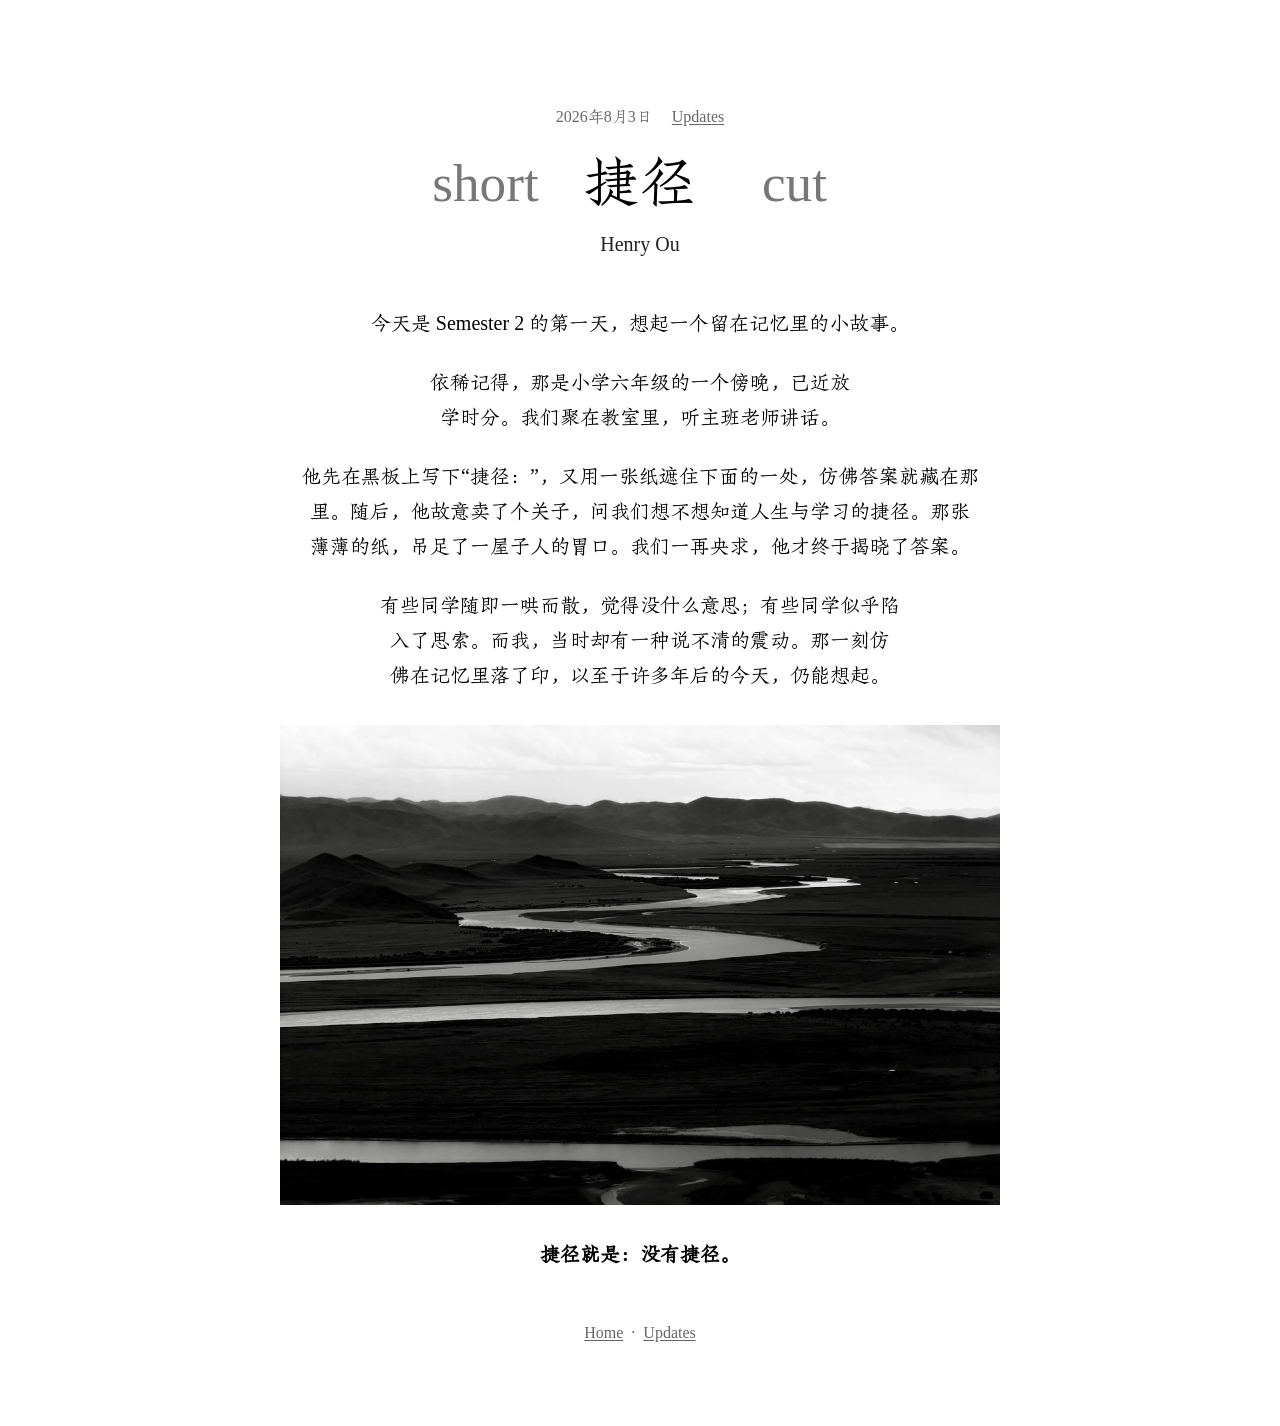
<file: writing/no-shortcuts/index.html>
<!doctype html>
<html lang="zh-Hans">
<head>
  <meta charset="utf-8">
  <meta name="viewport" content="width=device-width, initial-scale=1">
  <link rel="icon" href="/favicon.ico" type="image/x-icon" sizes="16x16 32x32 48x48">
  <title>捷径 — Henry Ou</title>
  <meta name="description" content="新学期的第一天，想起小学老师留在黑板上的一句话：捷径就是没有捷径。">
  <meta property="og:title" content="捷径 — Henry Ou">
  <meta property="og:description" content="新学期的第一天，想起小学老师留在黑板上的一句话：捷径就是没有捷径。">
  <meta property="og:type" content="article">
  <meta property="og:url" content="https://henryou.net/writing/no-shortcuts/">
  <meta property="og:site_name" content="Henry Ou">
  <meta property="og:image" content="https://henryou.net/assets/henry-ou-share.jpg">
  <meta property="og:image:type" content="image/jpeg">
  <meta property="og:image:width" content="600">
  <meta property="og:image:height" content="600">
  <meta property="og:image:alt" content="Henry Ou 的头像：插画中的人物望向大海">
  <meta name="twitter:card" content="summary">
  <meta name="twitter:site" content="@ohenryou">
  <meta name="twitter:title" content="捷径 — Henry Ou">
  <meta name="twitter:description" content="新学期的第一天，想起小学老师留在黑板上的一句话：捷径就是没有捷径。">
  <meta name="twitter:image" content="https://henryou.net/assets/henry-ou-share.jpg">
  <meta name="twitter:image:alt" content="Henry Ou 的头像：插画中的人物望向大海">
  <meta property="article:published_time" content="2026-08-03">
  <meta property="article:author" content="https://henryou.net/">
  <link rel="canonical" href="https://henryou.net/writing/no-shortcuts/">
  <link rel="stylesheet" href="/assets/css/style.css?v=43">
</head>
<body>
  <main class="article-page">
    <article>
      <header class="article-header">
        <div class="article-meta">
          <time datetime="2026-08-03">2026年8月3日</time>
          <a href="/writing/" lang="en">Updates</a>
        </div>
        <h1 class="split-title" aria-label="捷径">
          <span class="title-accent" lang="en" aria-hidden="true">short</span>
          <span>捷径</span>
          <span class="title-accent" lang="en" aria-hidden="true">cut</span>
        </h1>
        <p class="article-author" lang="en">Henry Ou</p>
      </header>
      <div class="prose">
        <p>今天是 <span lang="en">Semester 2</span> 的第一天，想起一个留在记忆里的小故事。</p>
        <p>依稀记得，那是小学六年级的一个傍晚，已近放学时分。我们聚在教室里，听主班老师讲话。</p>
        <p>他先在黑板上写下“捷径：”，又用一张纸遮住下面的一处，仿佛答案就藏在那里。随后，他故意卖了个关子，问我们想不想知道人生与学习的捷径。那张薄薄的纸，吊足了一屋子人的胃口。我们一再央求，他才终于揭晓了答案。</p>
        <p>有些同学随即一哄而散，觉得没什么意思；有些同学似乎陷入了思索。而我，当时却有一种说不清的震动。那一刻仿佛在记忆里落了印，以至于许多年后的今天，仍能想起。</p>
        <figure class="photo photo-bottom">
          <img src="/assets/writing/no-shortcuts/winding-river.webp" alt="黑白照片中，河流在远山下的平原上蜿蜒流过" width="2160" height="2880" loading="lazy" decoding="async">
        </figure>
        <p><strong>捷径就是：没有捷径。</strong></p>
      </div>
      <footer class="article-footer" lang="en">
        <a href="/">Home</a>
        <span aria-hidden="true">·</span>
        <a href="/writing/">Updates</a>
      </footer>
    </article>
  </main>
</body>
</html>
</file>
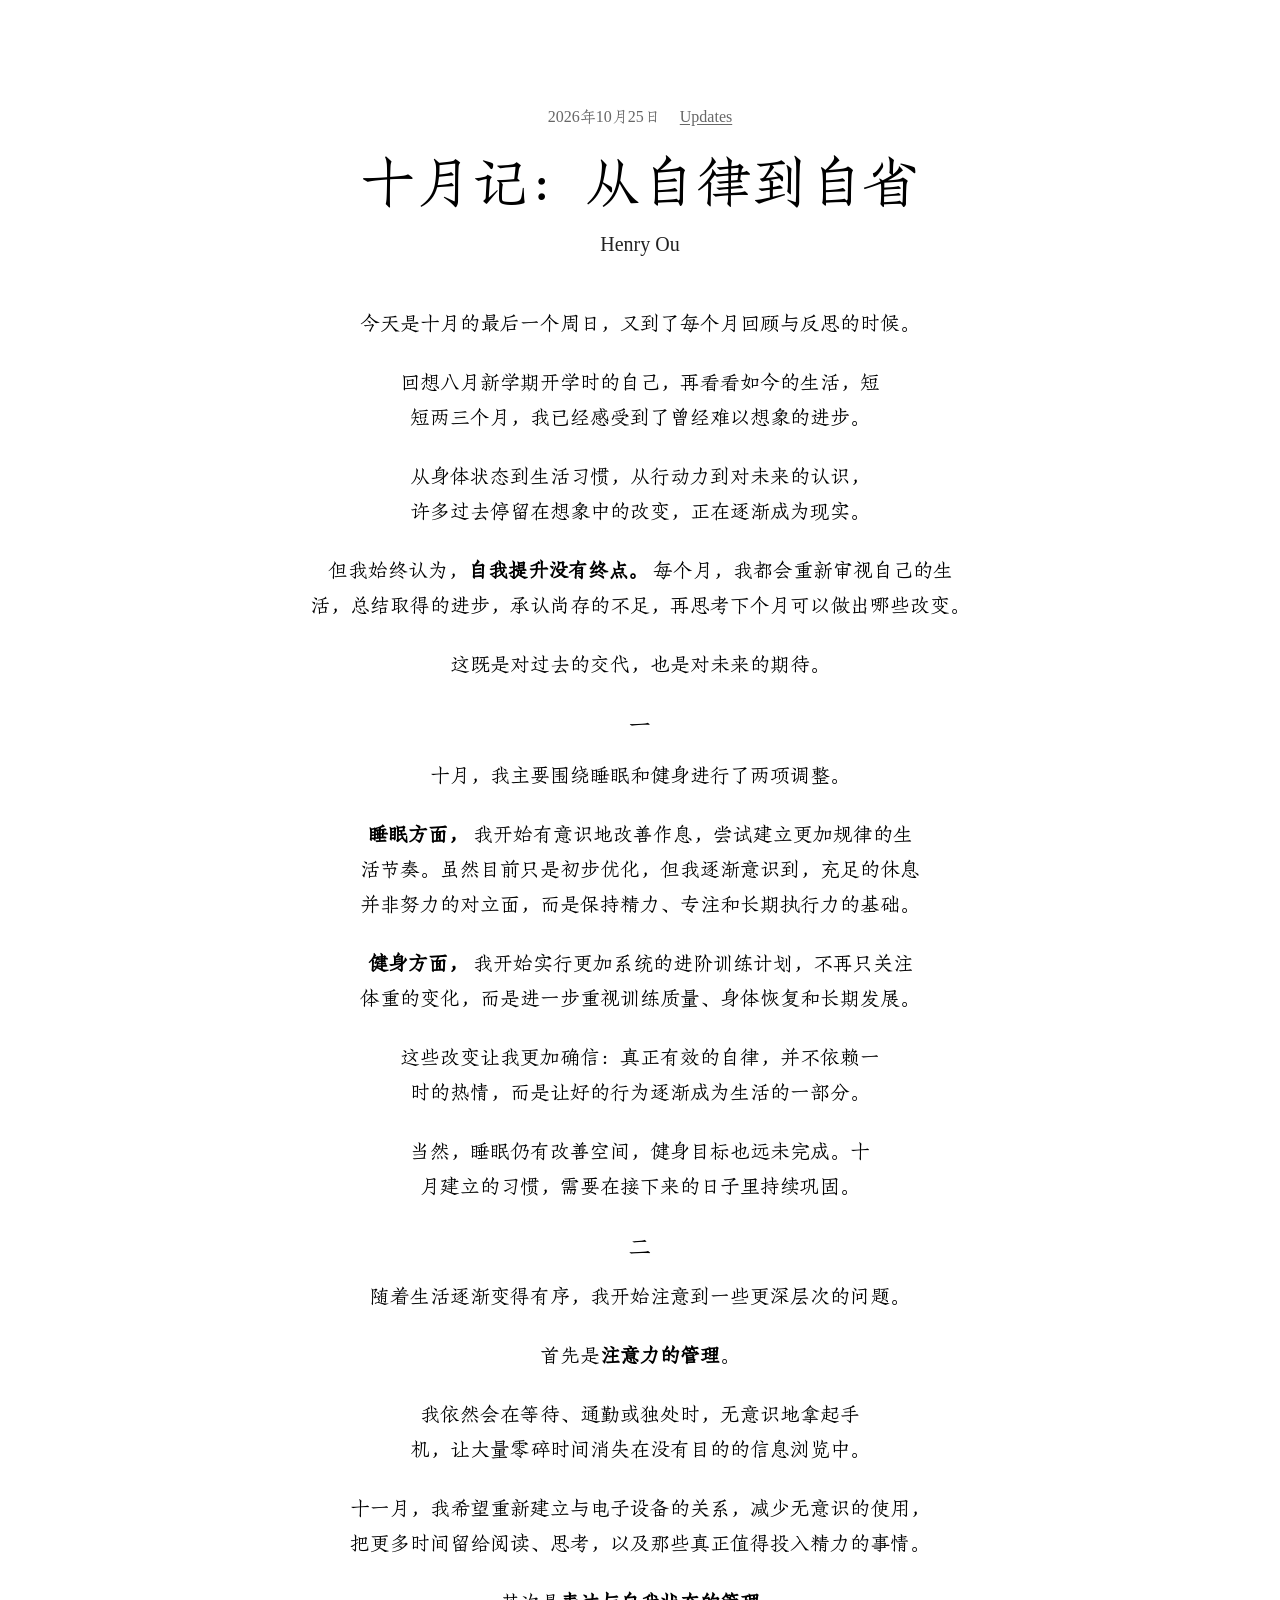
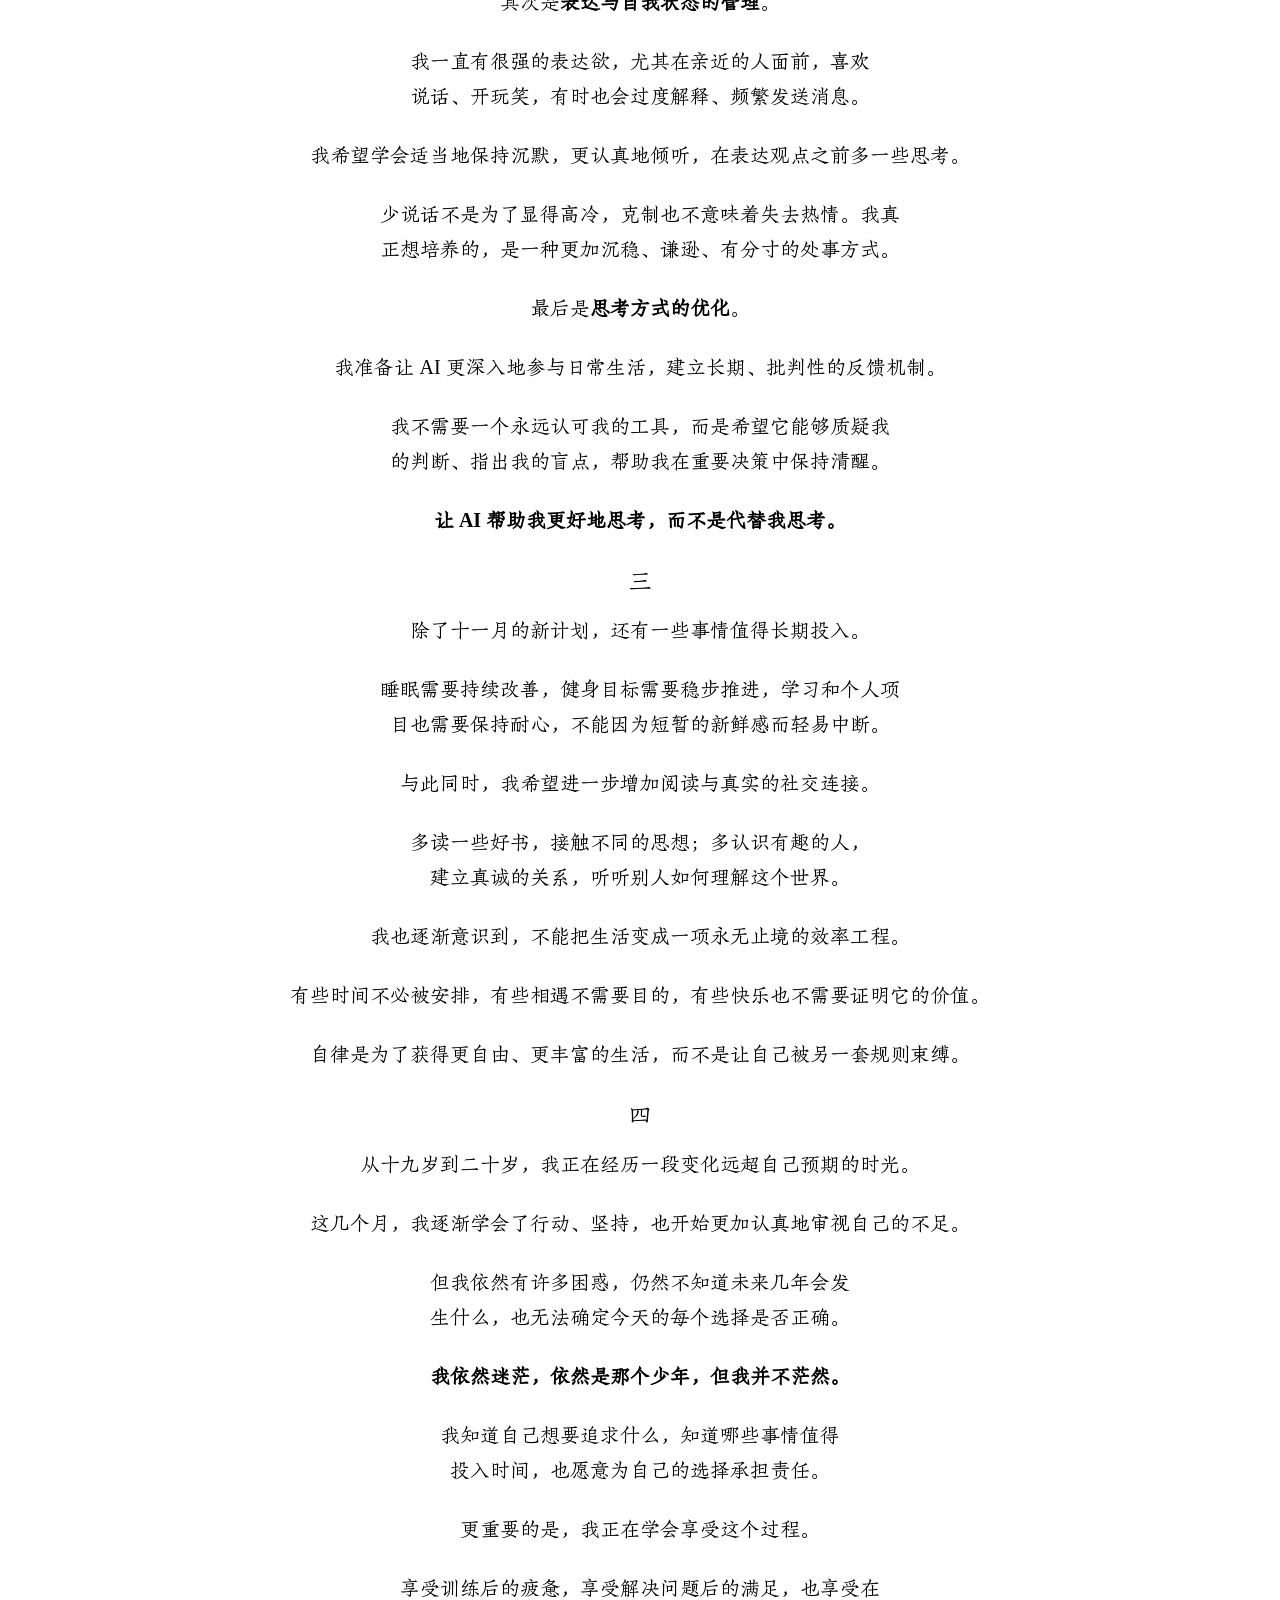
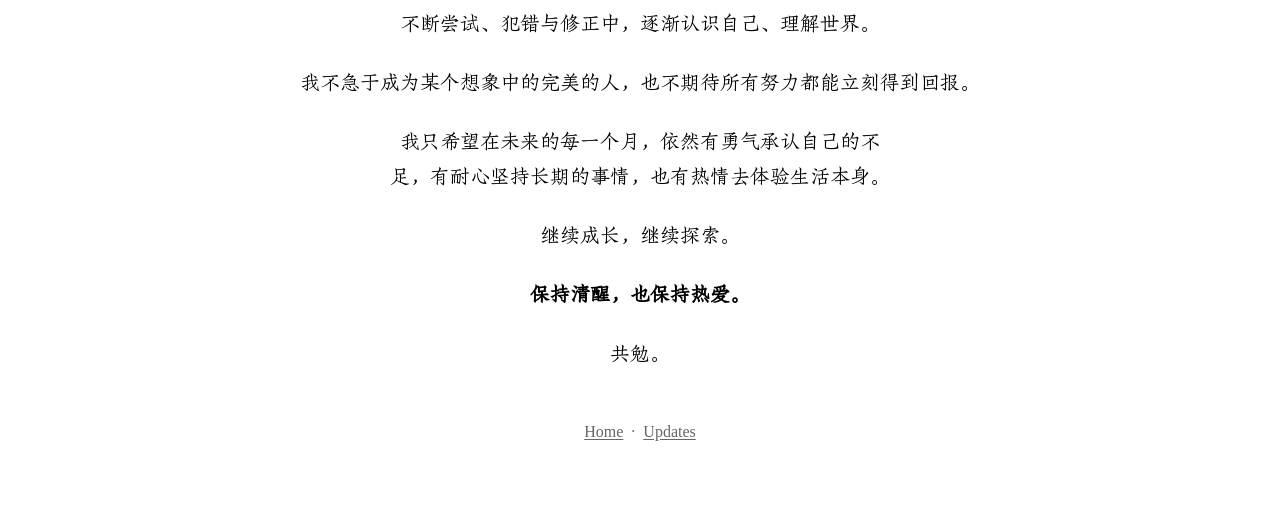
<file: writing/october-reflections-2026/index.html>
<!doctype html>
<html lang="zh-Hans">
<head>
  <meta charset="utf-8">
  <meta name="viewport" content="width=device-width, initial-scale=1">
  <link rel="icon" href="/favicon.ico" type="image/x-icon" sizes="16x16 32x32 48x48">
  <title>十月记：从自律到自省 — Henry Ou</title>
  <meta name="description" content="十月的回顾与反思：睡眠、健身与习惯的调整，以及十一月对注意力、表达和思考方式的新计划。保持清醒，也保持热爱。">
  <meta property="og:title" content="十月记：从自律到自省 — Henry Ou">
  <meta property="og:description" content="十月的回顾与反思：睡眠、健身与习惯的调整，以及十一月对注意力、表达和思考方式的新计划。保持清醒，也保持热爱。">
  <meta property="og:type" content="article">
  <meta property="og:url" content="https://henryou.net/writing/october-reflections-2026/">
  <meta property="og:site_name" content="Henry Ou">
  <meta property="og:image" content="https://henryou.net/assets/henry-ou-share.jpg">
  <meta property="og:image:type" content="image/jpeg">
  <meta property="og:image:width" content="600">
  <meta property="og:image:height" content="600">
  <meta property="og:image:alt" content="Henry Ou 的头像：插画中的人物望向大海">
  <meta name="twitter:card" content="summary">
  <meta name="twitter:site" content="@ohenryou">
  <meta name="twitter:title" content="十月记：从自律到自省 — Henry Ou">
  <meta name="twitter:description" content="十月的回顾与反思：睡眠、健身与习惯的调整，以及十一月对注意力、表达和思考方式的新计划。保持清醒，也保持热爱。">
  <meta name="twitter:image" content="https://henryou.net/assets/henry-ou-share.jpg">
  <meta name="twitter:image:alt" content="Henry Ou 的头像：插画中的人物望向大海">
  <meta property="article:published_time" content="2026-10-25">
  <meta property="article:author" content="https://henryou.net/">
  <link rel="canonical" href="https://henryou.net/writing/october-reflections-2026/">
  <link rel="stylesheet" href="/assets/css/style.css?v=43">
</head>
<body>
  <main class="article-page">
    <article>
      <header class="article-header">
        <div class="article-meta">
          <time datetime="2026-10-25">2026年10月25日</time>
          <a href="/writing/" lang="en">Updates</a>
        </div>
        <h1>十月记：<span class="title-part">从自律到自省</span></h1>
        <p class="article-author" lang="en">Henry Ou</p>
      </header>
      <div class="prose">
        <p>今天是十月的最后一个周日，又到了每个月回顾与反思的时候。</p>
        <p>回想八月新学期开学时的自己，再看看如今的生活，短短两三个月，我已经感受到了曾经<span class="keep-together">难以想象的进步。</span></p>
        <p>从身体状态到生活习惯，从行动力到对未来的认识，许多过去停留在想象中的改变，正在<span class="keep-together">逐渐成为现实。</span></p>
        <p>但我始终认为，<strong>自我提升没有终点。</strong> 每个月，我都会重新审视自己的生活，总结取得的进步，承认尚存的不足，再思考下个月可以做出哪些改变。</p>
        <p>这既是对过去的交代，也是对未来的期待。</p>
        <h2>一</h2>
        <p>十月，我主要围绕睡眠和健身进行了<span class="keep-together">两项调整。</span></p>
        <p><strong>睡眠方面，</strong> 我开始有意识地改善作息，尝试建立更加规律的生活节奏。虽然目前只是初步优化，但我逐渐意识到，充足的休息并非努力的对立面，而是保持精力、专注和长期执行力的基础。</p>
        <p><strong>健身方面，</strong> 我开始实行更加系统的进阶训练计划，不再只关注体重的变化，而是进一步重视训练质量、身体恢复和长期发展。</p>
        <p>这些改变让我更加确信：真正有效的自律，并不依赖一时的热情，而是让好的行为逐渐成为<span class="keep-together">生活的一部分。</span></p>
        <p>当然，睡眠仍有改善空间，健身目标也远未完成。十月建立的习惯，需要在接下来的日子里持续巩固。</p>
        <h2>二</h2>
        <p>随着生活逐渐变得有序，我开始注意到一些更深层次的问题。</p>
        <p>首先是<strong>注意力的管理</strong>。</p>
        <p>我依然会在等待、通勤或独处时，无意识地拿起手机，让大量零碎时间消失在没有目的的信息浏览中。</p>
        <p>十一月，我希望重新建立与电子设备的关系，减少无意识的使用，把更多时间留给阅读、思考，以及那些真正<span class="keep-together">值得投入精力的事情。</span></p>
        <p>其次是<strong>表达与自我状态的管理</strong>。</p>
        <p>我一直有很强的表达欲，尤其在亲近的人面前，喜欢说话、开玩笑，有时也会过度解释、<span class="keep-together">频繁发送消息。</span></p>
        <p>我希望学会适当地保持沉默，更认真地倾听，在表达观点之前<span class="keep-together">多一些思考。</span></p>
        <p>少说话不是为了显得高冷，克制也不意味着失去热情。我真正想培养的，是一种更加沉稳、谦逊、有分寸的处事方式。</p>
        <p>最后是<strong>思考方式的优化</strong>。</p>
        <p>我准备让 <span lang="en">AI</span> 更深入地参与日常生活，建立长期、批判性的<span class="keep-together">反馈机制。</span></p>
        <p>我不需要一个永远认可我的工具，而是希望它能够质疑我的判断、指出我的盲点，帮助我在重要决策中保持清醒。</p>
        <p><strong>让 <span lang="en">AI</span> 帮助我更好地思考，而不是<span class="keep-together">代替我思考。</span></strong></p>
        <h2>三</h2>
        <p>除了十一月的新计划，还有一些事情值得长期投入。</p>
        <p>睡眠需要持续改善，健身目标需要稳步推进，学习和个人项目也需要保持耐心，不能因为短暂的新鲜感而轻易中断。</p>
        <p>与此同时，我希望进一步增加阅读与真实的社交连接。</p>
        <p>多读一些好书，接触不同的思想；多认识有趣的人，建立真诚的关系，听听别人如何理解这个世界。</p>
        <p>我也逐渐意识到，不能把生活变成一项永无止境的效率工程。</p>
        <p>有些时间不必被安排，有些相遇不需要目的，有些快乐也不需要证明它的价值。</p>
        <p>自律是为了获得更自由、更丰富的生活，而不是让自己被另一套<span class="keep-together">规则束缚。</span></p>
        <h2>四</h2>
        <p>从十九岁到二十岁，我正在经历一段变化远超自己预期的时光。</p>
        <p>这几个月，我逐渐学会了行动、坚持，也开始更加认真地审视<span class="keep-together">自己的不足。</span></p>
        <p>但我依然有许多困惑，仍然不知道未来几年会发生什么，也无法确定今天的每个选择是否正确。</p>
        <p><strong>我依然迷茫，依然是那个少年，<span class="keep-together">但我并不茫然。</span></strong></p>
        <p>我知道自己想要追求什么，知道哪些事情值得投入时间，也愿意为自己的选择<span class="keep-together">承担责任。</span></p>
        <p>更重要的是，我正在学会<span class="keep-together">享受这个过程。</span></p>
        <p>享受训练后的疲惫，享受解决问题后的满足，也享受在不断尝试、犯错与修正中，逐渐认识自己、<span class="keep-together">理解世界。</span></p>
        <p>我不急于成为某个想象中的完美的人，也不期待所有努力都能立刻得到回报。</p>
        <p>我只希望在未来的每一个月，依然有勇气承认自己的不足，有耐心坚持长期的事情，也有热情去体验生活本身。</p>
        <p>继续成长，继续探索。</p>
        <p><strong>保持清醒，也保持热爱。</strong></p>
        <p>共勉。</p>
      </div>
      <footer class="article-footer" lang="en">
        <a href="/">Home</a>
        <span aria-hidden="true">·</span>
        <a href="/writing/">Updates</a>
      </footer>
    </article>
  </main>
</body>
</html>
</file>
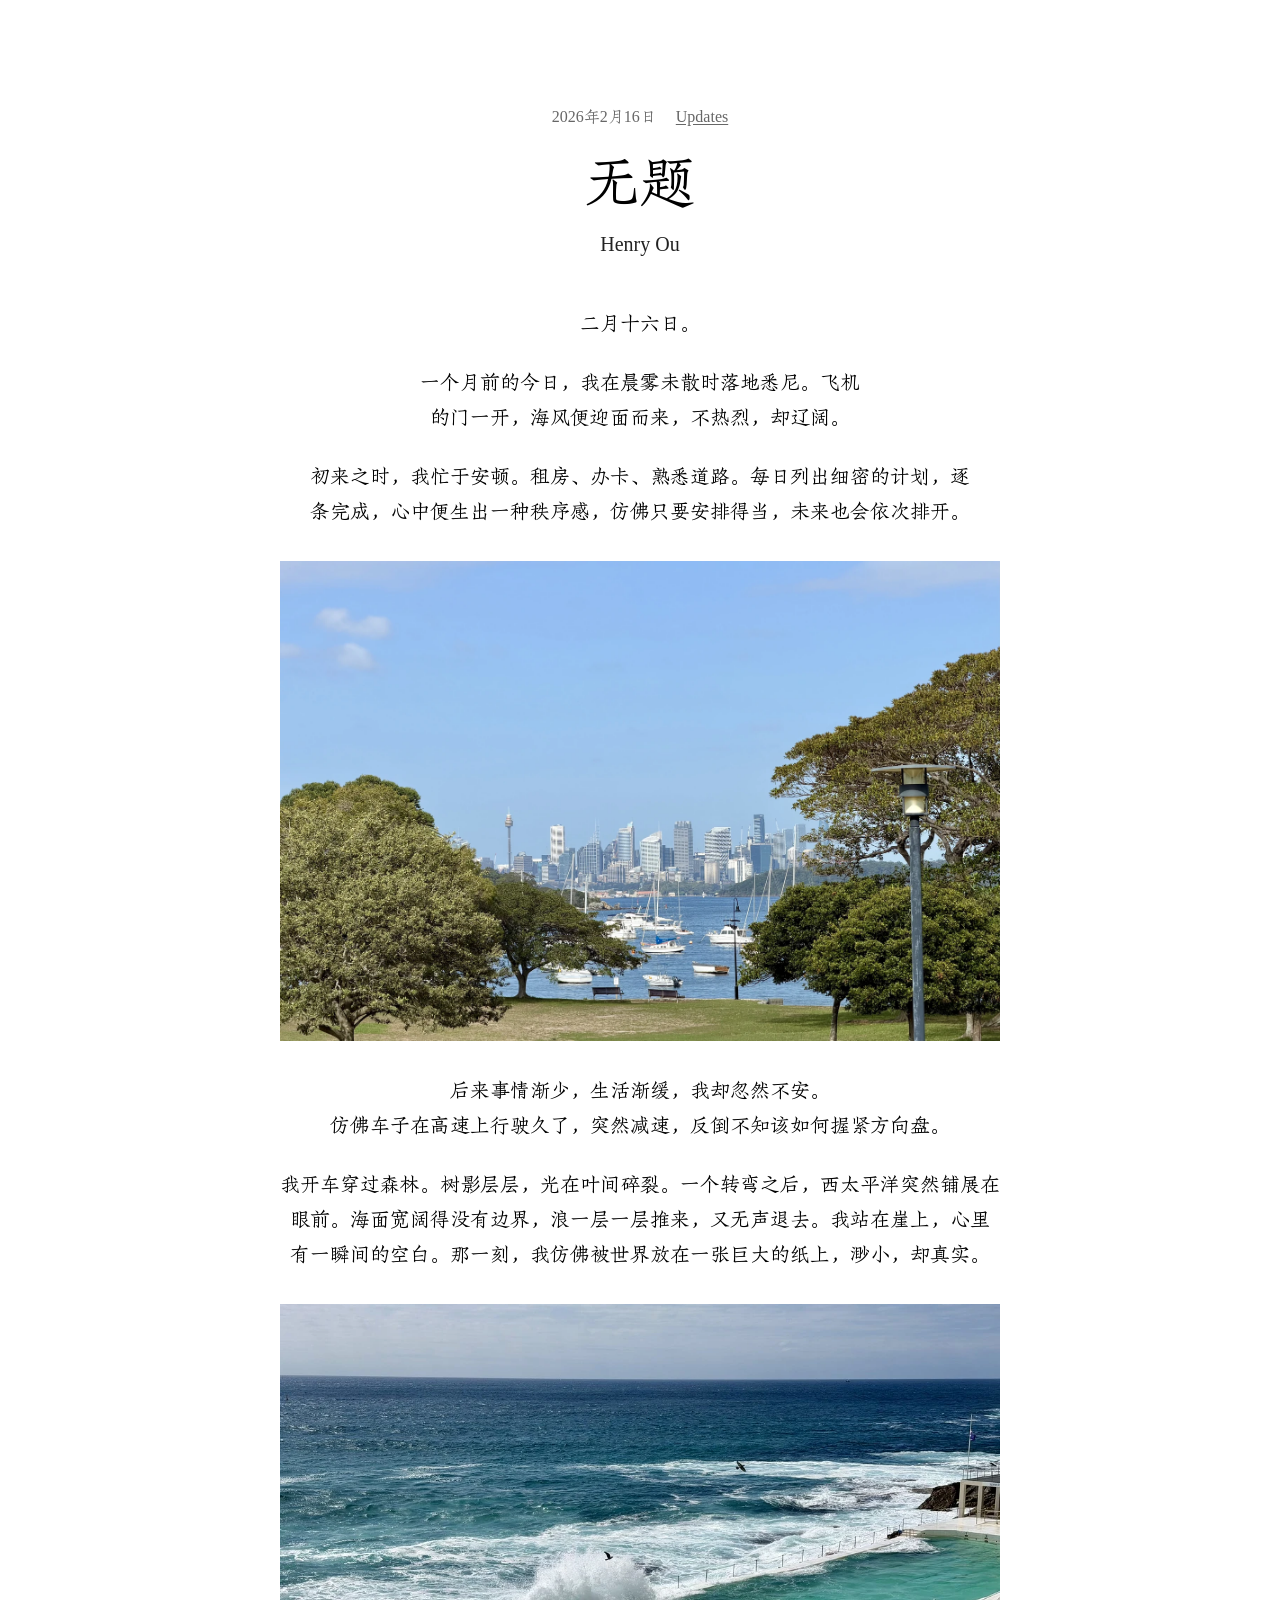
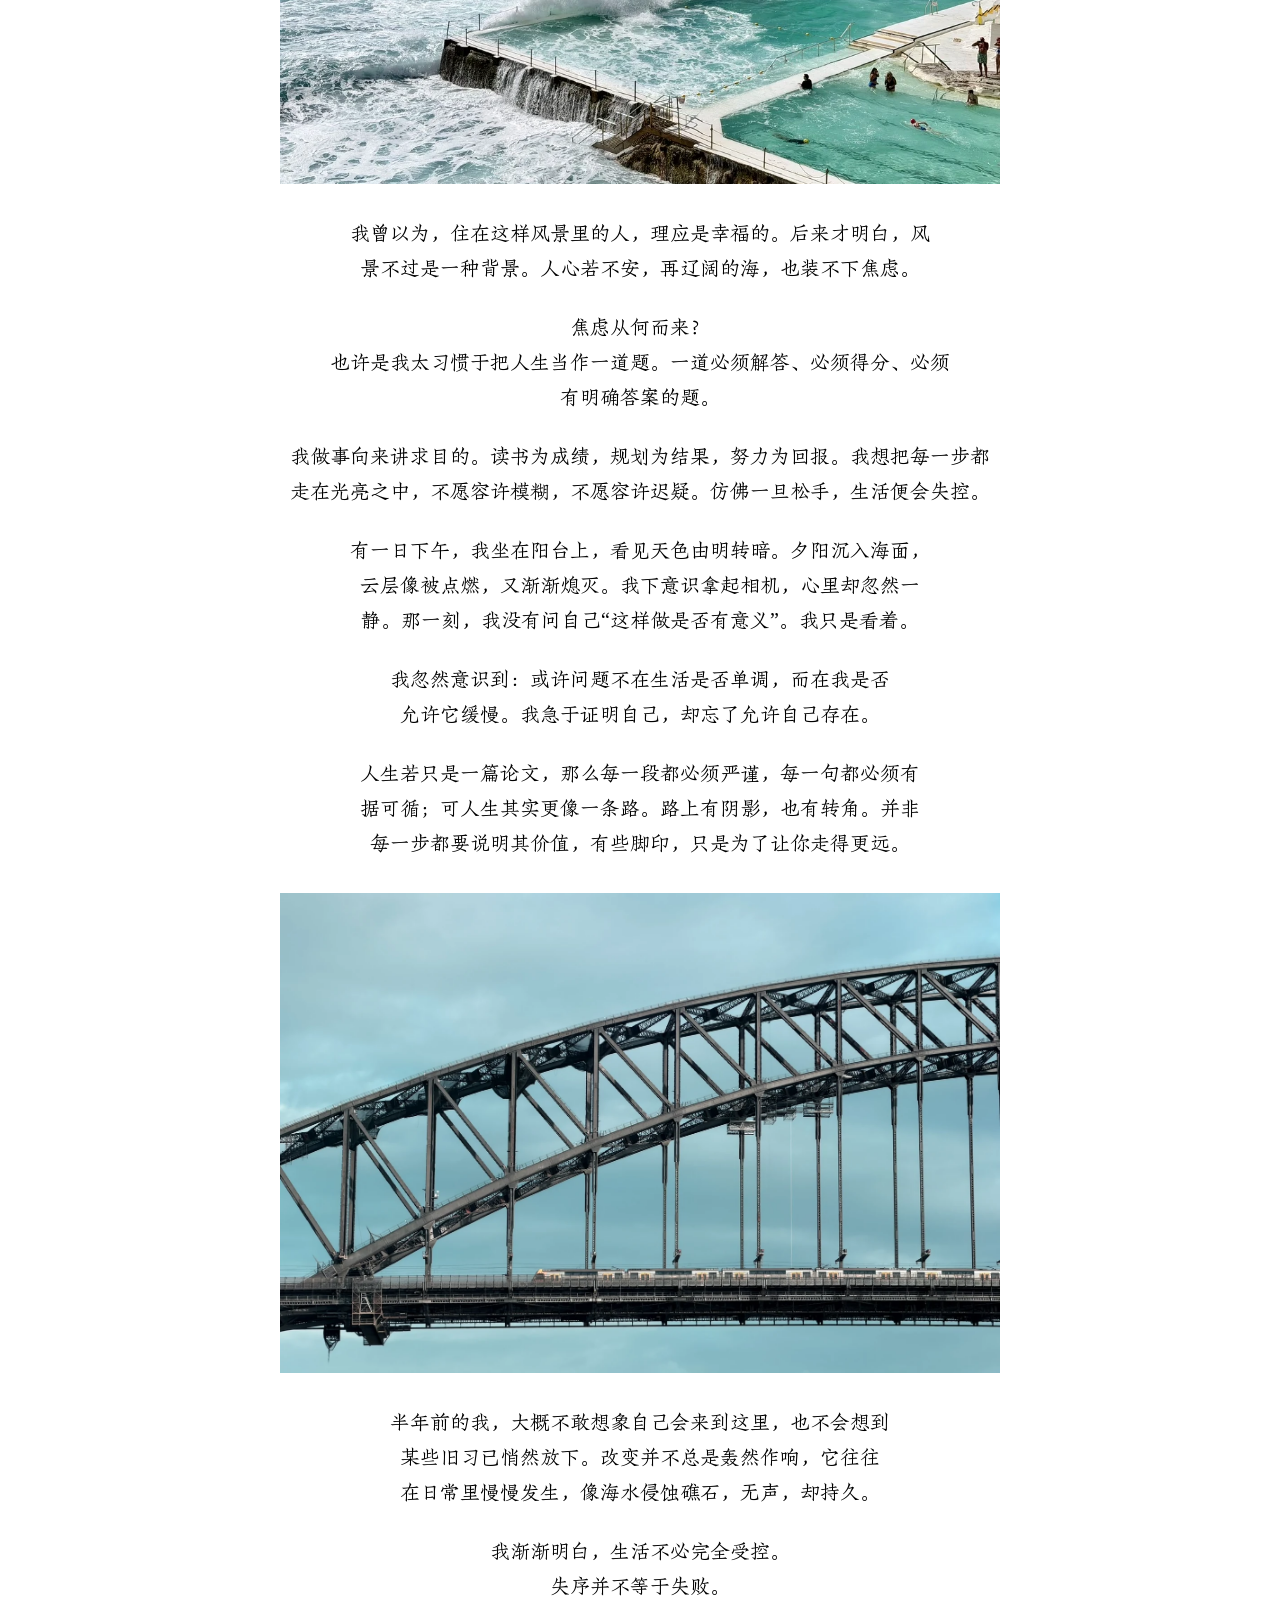
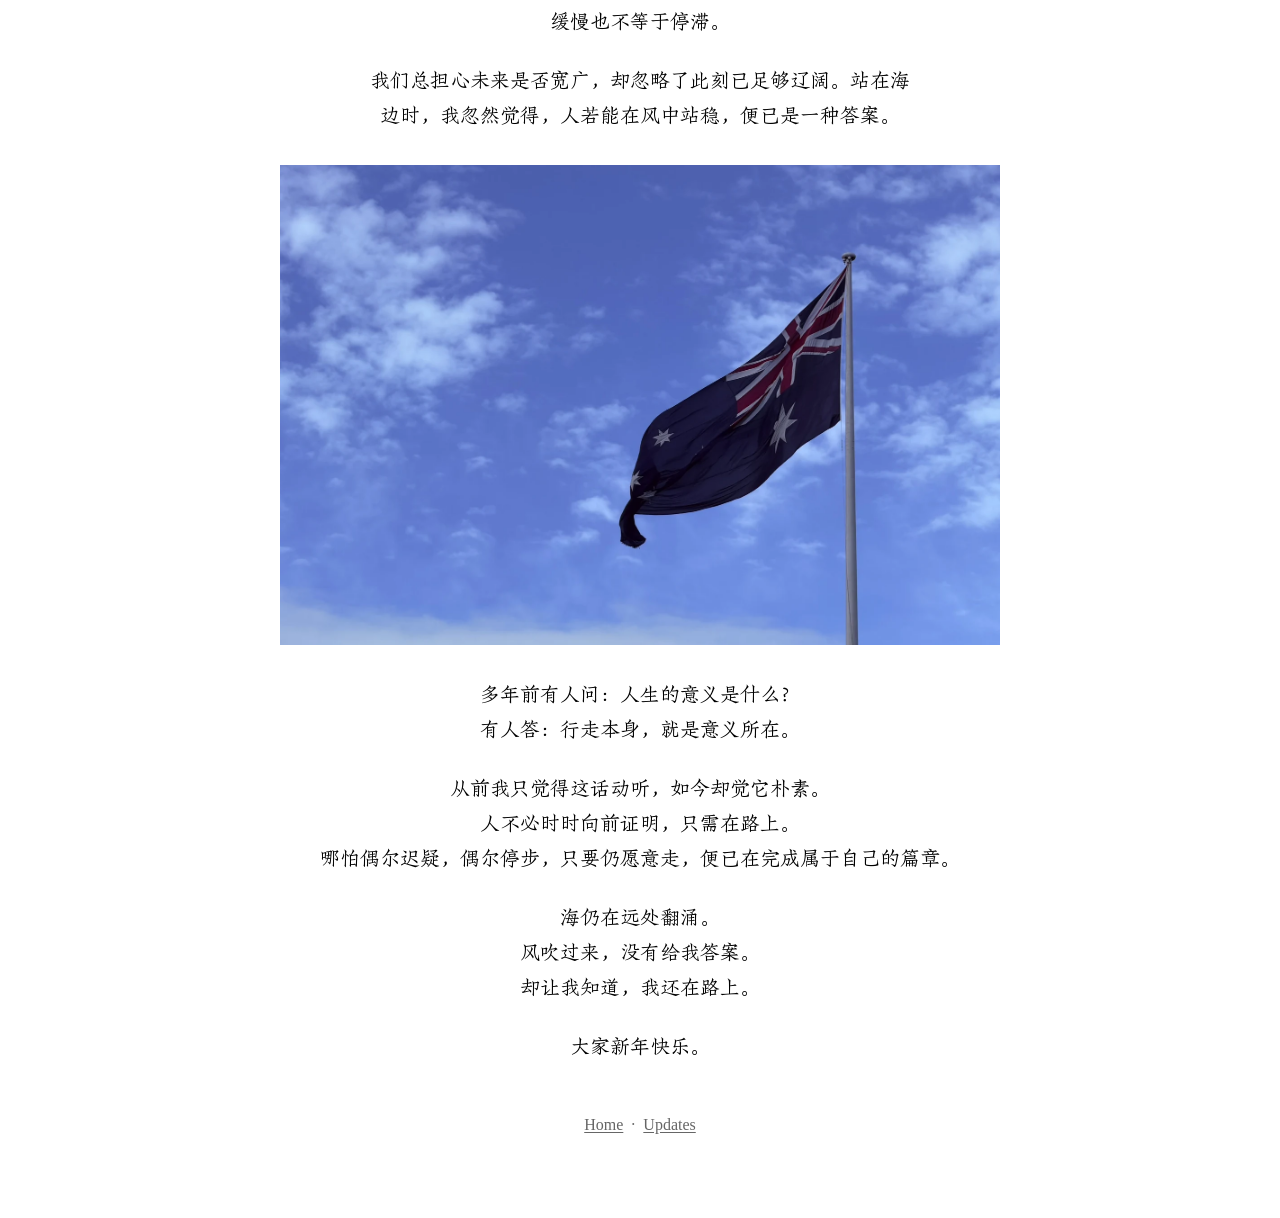
<file: writing/on-the-way/index.html>
<!doctype html>
<html lang="zh-Hans">
<head>
  <meta charset="utf-8">
  <meta name="viewport" content="width=device-width, initial-scale=1">
  <link rel="icon" href="/favicon.ico" type="image/x-icon" sizes="16x16 32x32 48x48">
  <title>无题 — Henry Ou</title>
  <meta name="description" content="来到悉尼一个月，从忙于安顿到慢慢适应生活的节奏。关于焦虑、改变，以及允许自己继续走在路上。">
  <meta property="og:title" content="无题 — Henry Ou">
  <meta property="og:description" content="来到悉尼一个月，从忙于安顿到慢慢适应生活的节奏。关于焦虑、改变，以及允许自己继续走在路上。">
  <meta property="og:type" content="article">
  <meta property="og:url" content="https://henryou.net/writing/on-the-way/">
  <meta property="og:site_name" content="Henry Ou">
  <meta property="og:image" content="https://henryou.net/assets/henry-ou-share.jpg">
  <meta property="og:image:type" content="image/jpeg">
  <meta property="og:image:width" content="600">
  <meta property="og:image:height" content="600">
  <meta property="og:image:alt" content="Henry Ou 的头像：插画中的人物望向大海">
  <meta name="twitter:card" content="summary">
  <meta name="twitter:site" content="@ohenryou">
  <meta name="twitter:title" content="无题 — Henry Ou">
  <meta name="twitter:description" content="来到悉尼一个月，从忙于安顿到慢慢适应生活的节奏。关于焦虑、改变，以及允许自己继续走在路上。">
  <meta name="twitter:image" content="https://henryou.net/assets/henry-ou-share.jpg">
  <meta name="twitter:image:alt" content="Henry Ou 的头像：插画中的人物望向大海">
  <meta property="article:published_time" content="2026-02-16">
  <meta property="article:author" content="https://henryou.net/">
  <link rel="canonical" href="https://henryou.net/writing/on-the-way/">
  <link rel="stylesheet" href="/assets/css/style.css?v=43">
</head>
<body>
  <main class="article-page">
    <article>
      <header class="article-header">
        <div class="article-meta">
          <time datetime="2026-02-16">2026年2月16日</time>
          <a href="/writing/" lang="en">Updates</a>
        </div>
        <h1>无题</h1>
        <p class="article-author" lang="en">Henry Ou</p>
      </header>
      <div class="prose">
        <p>二月十六日。</p>
        <p>一个月前的今日，我在晨雾未散时落地悉尼。飞机的门一开，海风便迎面而来，不热烈，却辽阔。</p>
        <p>初来之时，我忙于安顿。租房、办卡、熟悉道路。每日列出细密的计划，逐条完成，心中便生出一种秩序感，仿佛只要安排得当，未来也会依次排开。</p>
        <figure class="photo">
          <img src="/assets/writing/on-the-way/sydney-harbour.webp" alt="绿树之间的悉尼海港，远处是城市天际线" width="1600" height="1129" fetchpriority="high" decoding="async">
        </figure>
        <p>后来事情渐少，生活渐缓，我却忽然不安。<br>仿佛车子在高速上行驶久了，突然减速，反倒不知该如何<span class="keep-together">握紧方向盘。</span></p>
        <p>我开车穿过森林。树影层层，光在叶间碎裂。一个转弯之后，西太平洋突然铺展在眼前。海面宽阔得没有边界，浪一层一层推来，又无声退去。我站在崖上，心里有一瞬间的空白。那一刻，我仿佛被世界放在一张巨大的纸上，<span class="keep-together">渺小，却真实。</span></p>
        <figure class="photo">
          <img src="/assets/writing/on-the-way/ocean-pool.webp" alt="海浪涌上海边泳池的边缘" width="1024" height="768" loading="lazy" decoding="async">
        </figure>
        <p>我曾以为，住在这样风景里的人，理应是幸福的。后来才明白，风景不过是一种背景。人心若不安，再辽阔的海，也装不下焦虑。</p>
        <p>焦虑从何而来？<br>也许是我太习惯于把人生当作一道题。一道必须解答、必须得分、必须<span class="keep-together">有明确答案的题。</span></p>
        <p>我做事向来讲求目的。读书为成绩，规划为结果，努力为回报。我想把每一步都走在光亮之中，不愿容许模糊，不愿容许迟疑。仿佛一旦松手，生活便会失控。</p>
        <p>有一日下午，我坐在阳台上，看见天色由明转暗。夕阳沉入海面，云层像被点燃，又渐渐熄灭。我下意识拿起相机，心里却忽然一静。那一刻，我没有问自己“这样做是否有意义”。我只是看着。</p>
        <p>我忽然意识到：或许问题不在生活是否单调，而在我是否允许它缓慢。我急于证明自己，却忘了允许自己存在。</p>
        <p>人生若只是一篇论文，那么每一段都必须严谨，每一句都必须有据可循；可人生其实更像一条路。路上有阴影，也有转角。并非每一步都要说明其价值，有些脚印，只是为了让你走得更远。</p>
        <figure class="photo">
          <img src="/assets/writing/on-the-way/harbour-bridge.webp" alt="列车驶过悉尼海港大桥" width="1600" height="1113" loading="lazy" decoding="async">
        </figure>
        <p>半年前的我，大概不敢想象自己会来到这里，也不会想到某些旧习已悄然放下。改变并不总是轰然作响，它往往在日常里慢慢发生，像海水侵蚀礁石，无声，却持久。</p>
        <p>我渐渐明白，生活不必完全受控。<br>失序并不等于失败。<br>缓慢也不等于停滞。</p>
        <p>我们总担心未来是否宽广，却忽略了此刻已足够辽阔。站在海边时，我忽然觉得，人若能在风中站稳，便已是一种答案。</p>
        <figure class="photo">
          <img src="/assets/writing/on-the-way/australian-flag.webp" alt="蓝天中迎风展开的澳大利亚国旗" width="1600" height="1121" loading="lazy" decoding="async">
        </figure>
        <p>多年前有人问：人生的意义是什么？<br>有人答：行走本身，<span class="keep-together">就是意义所在。</span></p>
        <p>从前我只觉得这话动听，如今却觉它朴素。<br>人不必时时向前证明，只需在路上。<br>哪怕偶尔迟疑，偶尔停步，只要仍愿意走，便已在完成<span class="keep-together">属于自己的篇章。</span></p>
        <p>海仍在远处翻涌。<br>风吹过来，没有给我答案。<br>却让我知道，我还在路上。</p>
        <p>大家新年快乐。</p>
      </div>
      <footer class="article-footer" lang="en">
        <a href="/">Home</a>
        <span aria-hidden="true">·</span>
        <a href="/writing/">Updates</a>
      </footer>
    </article>
  </main>
</body>
</html>
</file>
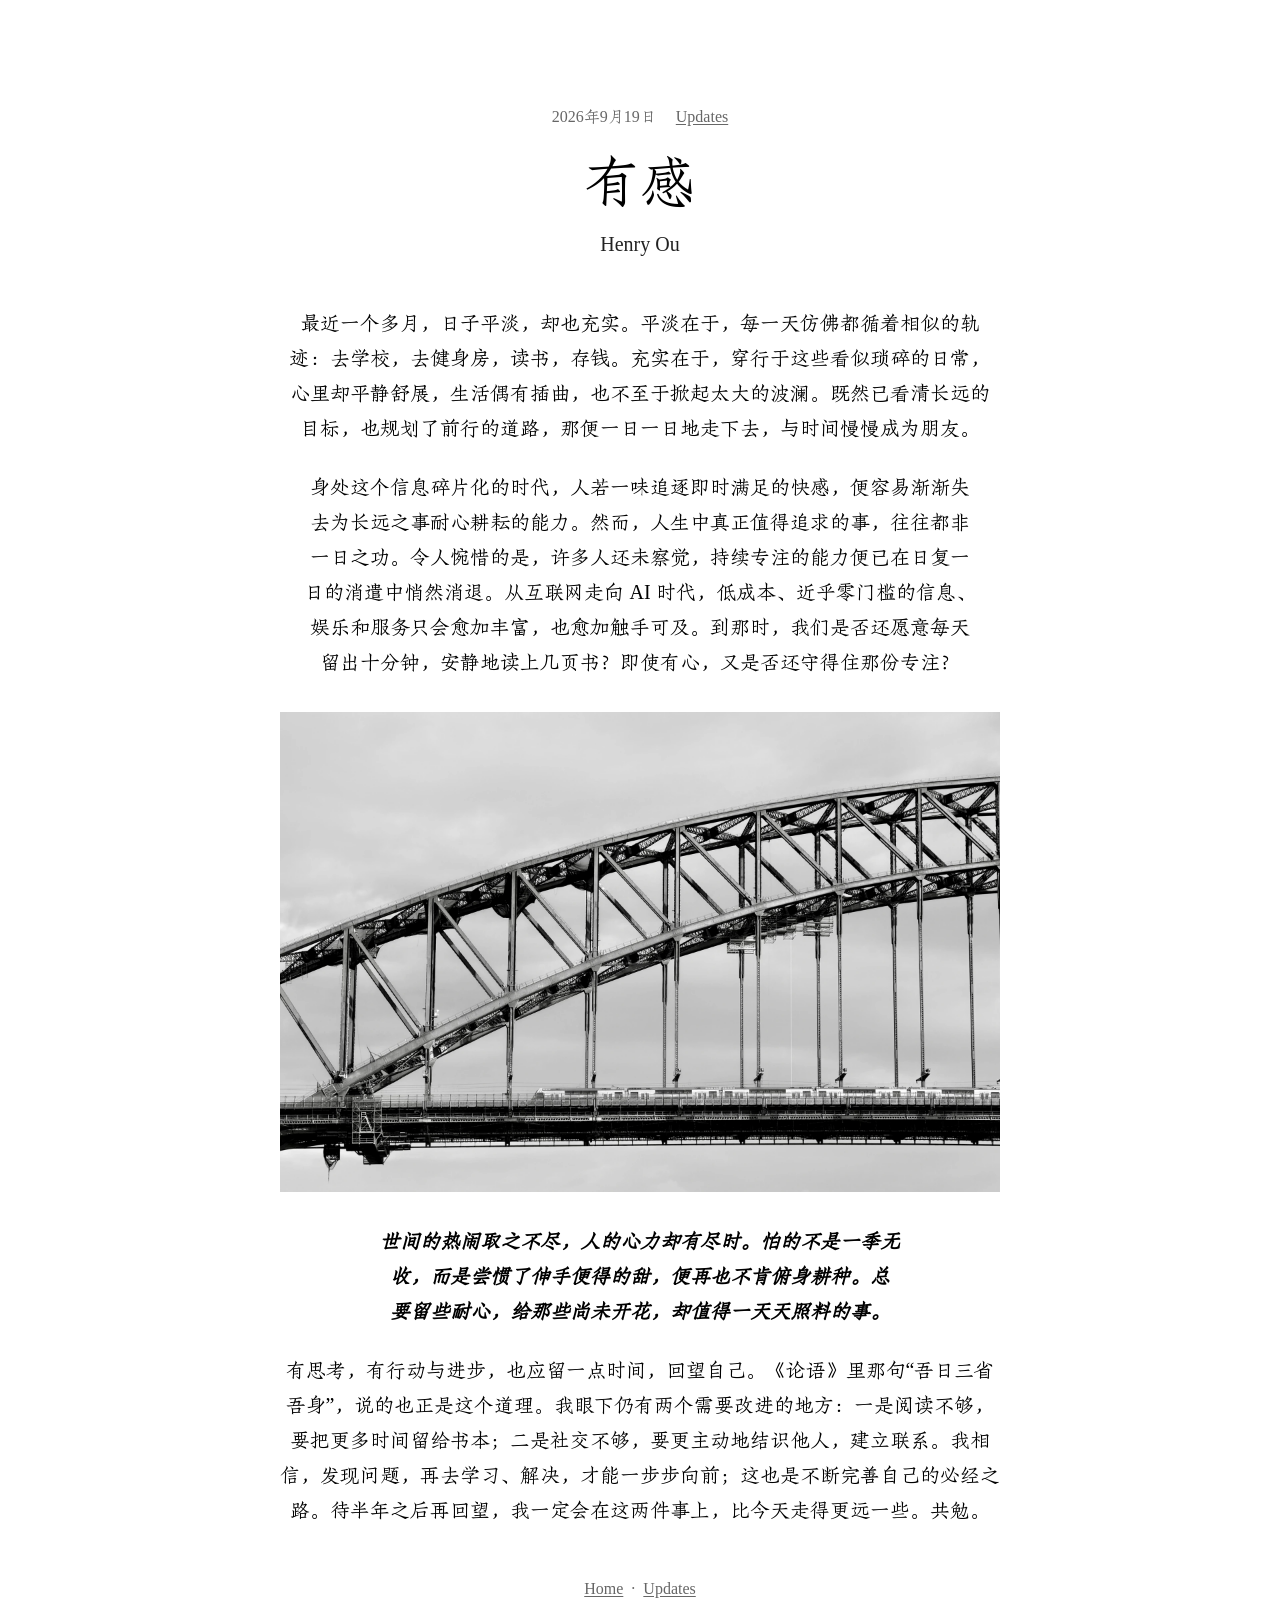
<file: writing/reading-reflections-2026-09-19/index.html>
<!doctype html>
<html lang="zh-Hans">
<head>
  <meta charset="utf-8">
  <meta name="viewport" content="width=device-width, initial-scale=1">
  <link rel="icon" href="/favicon.ico" type="image/x-icon" sizes="16x16 32x32 48x48">
  <title>有感 — Henry Ou</title>
  <meta name="description" content="在平淡而充实的日常里，思考阅读、专注和长期积累。总要留些耐心，给那些值得一天天照料的事。">
  <meta property="og:title" content="有感 — Henry Ou">
  <meta property="og:description" content="在平淡而充实的日常里，思考阅读、专注和长期积累。总要留些耐心，给那些值得一天天照料的事。">
  <meta property="og:type" content="article">
  <meta property="og:url" content="https://henryou.net/writing/reading-reflections-2026-09-19/">
  <meta property="og:site_name" content="Henry Ou">
  <meta property="og:image" content="https://henryou.net/assets/henry-ou-share.jpg">
  <meta property="og:image:type" content="image/jpeg">
  <meta property="og:image:width" content="600">
  <meta property="og:image:height" content="600">
  <meta property="og:image:alt" content="Henry Ou 的头像：插画中的人物望向大海">
  <meta name="twitter:card" content="summary">
  <meta name="twitter:site" content="@ohenryou">
  <meta name="twitter:title" content="有感 — Henry Ou">
  <meta name="twitter:description" content="在平淡而充实的日常里，思考阅读、专注和长期积累。总要留些耐心，给那些值得一天天照料的事。">
  <meta name="twitter:image" content="https://henryou.net/assets/henry-ou-share.jpg">
  <meta name="twitter:image:alt" content="Henry Ou 的头像：插画中的人物望向大海">
  <meta property="article:published_time" content="2026-09-19">
  <meta property="article:author" content="https://henryou.net/">
  <link rel="canonical" href="https://henryou.net/writing/reading-reflections-2026-09-19/">
  <link rel="stylesheet" href="/assets/css/style.css?v=43">
</head>
<body>
  <main class="article-page">
    <article>
      <header class="article-header">
        <div class="article-meta">
          <time datetime="2026-09-19">2026年9月19日</time>
          <a href="/writing/" lang="en">Updates</a>
        </div>
        <h1>有感</h1>
        <p class="article-author" lang="en">Henry Ou</p>
      </header>
      <div class="prose">
        <p>最近一个多月，日子平淡，却也充实。平淡在于，每一天仿佛都循着相似的轨迹：去学校，去健身房，读书，存钱。充实在于，穿行于这些看似琐碎的日常，心里却平静舒展，生活偶有插曲，也不至于掀起太大的波澜。既然已看清长远的目标，也规划了前行的道路，那便一日一日地走下去，与时间<span class="keep-together">慢慢成为朋友。</span></p>
        <p>身处这个信息碎片化的时代，人若一味追逐即时满足的快感，便容易渐渐失去为长远之事耐心耕耘的能力。然而，人生中真正值得追求的事，往往都非一日之功。令人惋惜的是，许多人还未察觉，持续专注的能力便已在日复一日的消遣中悄然消退。从互联网走向 AI 时代，低成本、近乎零门槛的信息、娱乐和服务只会愈加丰富，也愈加触手可及。到那时，我们是否还愿意每天留出十分钟，安静地读上几页书？即使有心，又是否还<span class="keep-together">守得住那份专注？</span></p>
        <figure class="photo">
          <img src="/assets/writing/reading-reflections-2026-09-19/harbour-bridge-monochrome.webp?v=2" alt="黑白影像中的悉尼海港大桥" width="2160" height="1503" loading="lazy" decoding="async">
        </figure>
        <p><strong><em>世间的热闹取之不尽，人的心力却有尽时。怕的不是一季无收，而是尝惯了伸手便得的甜，便再也不肯俯身耕种。总要留些耐心，给那些尚未开花，却值得一天天照料的事。</em></strong></p>
        <p>有思考，有行动与进步，也应留一点时间，回望自己。《论语》里那句“吾日三省吾身”，说的也正是这个道理。我眼下仍有两个需要改进的地方：一是阅读不够，要把更多时间留给书本；二是社交不够，要更主动地结识他人，建立联系。我相信，发现问题，再去学习、解决，才能一步步向前；这也是不断完善自己的必经之路。待半年之后再回望，我一定会在这两件事上，比今天走得更远一些。共勉。</p>
      </div>
      <footer class="article-footer" lang="en">
        <a href="/">Home</a>
        <span aria-hidden="true">·</span>
        <a href="/writing/">Updates</a>
      </footer>
    </article>
  </main>
</body>
</html>
</file>
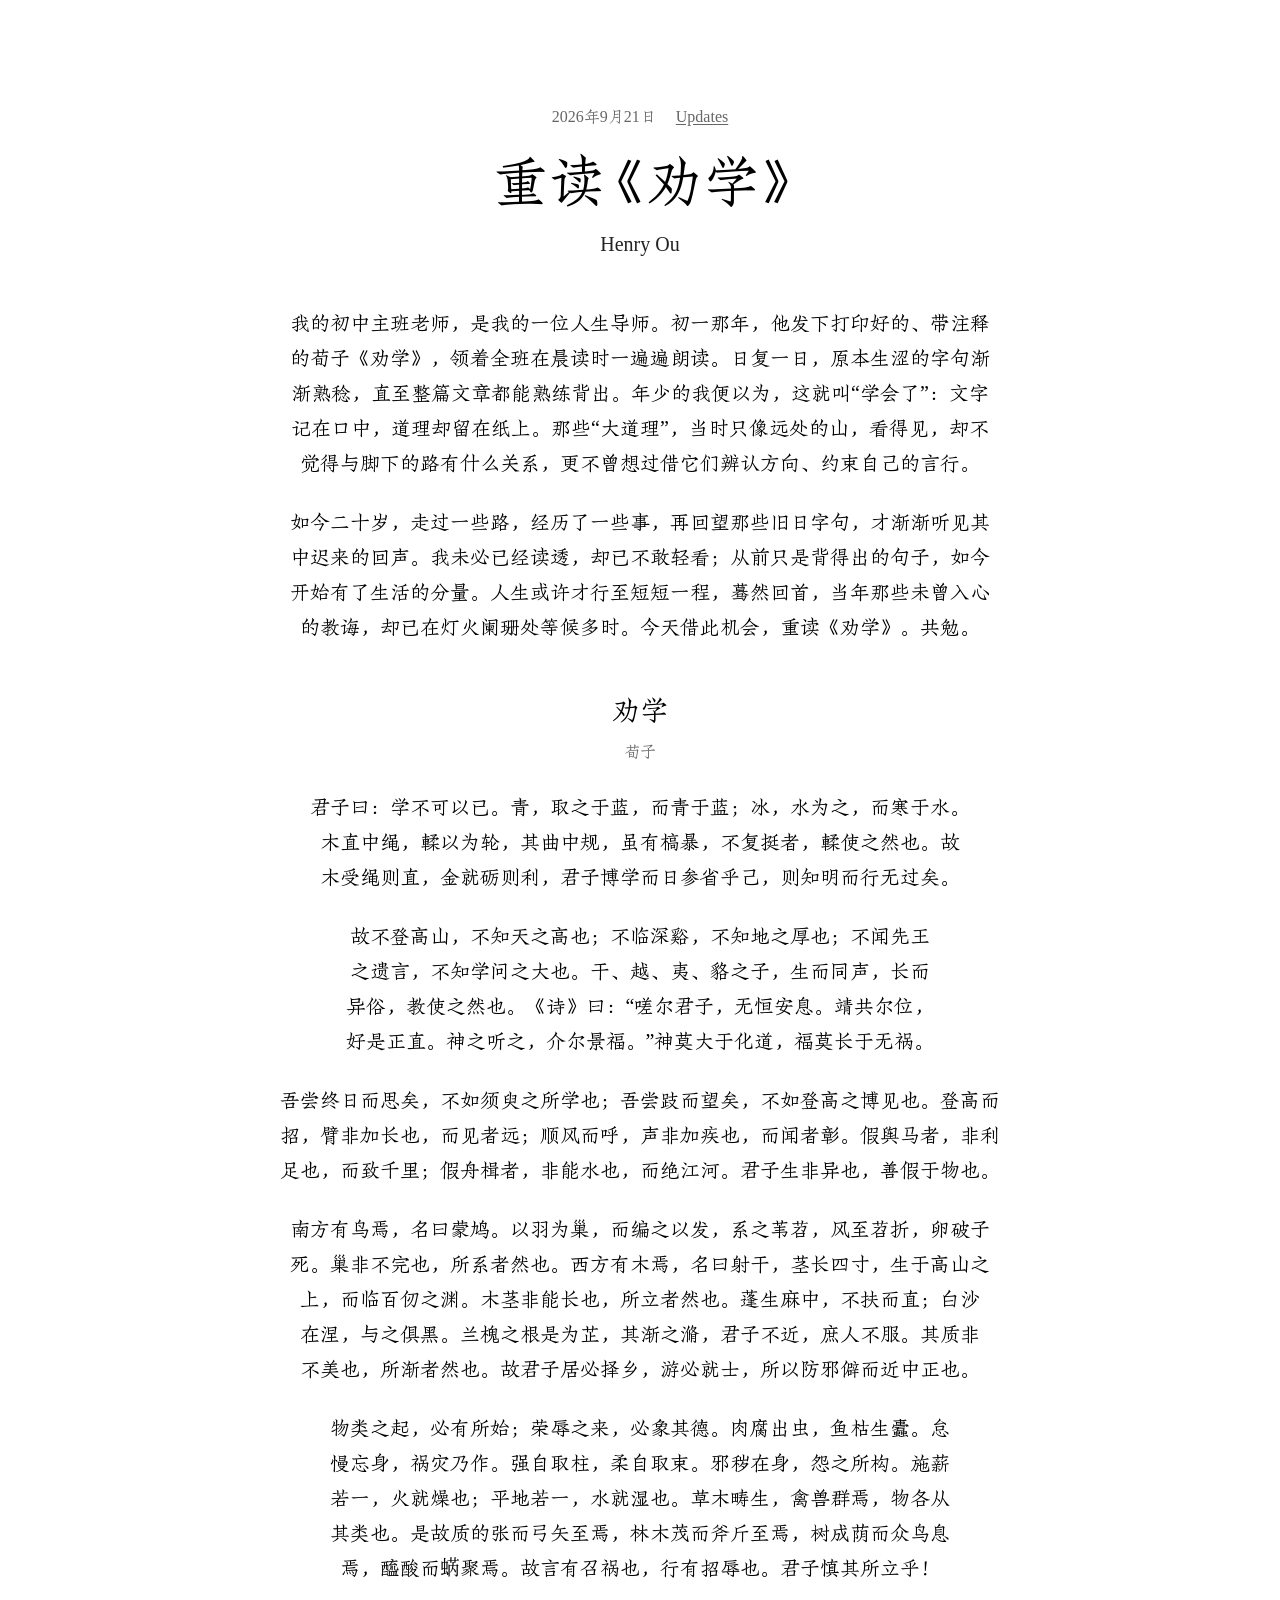
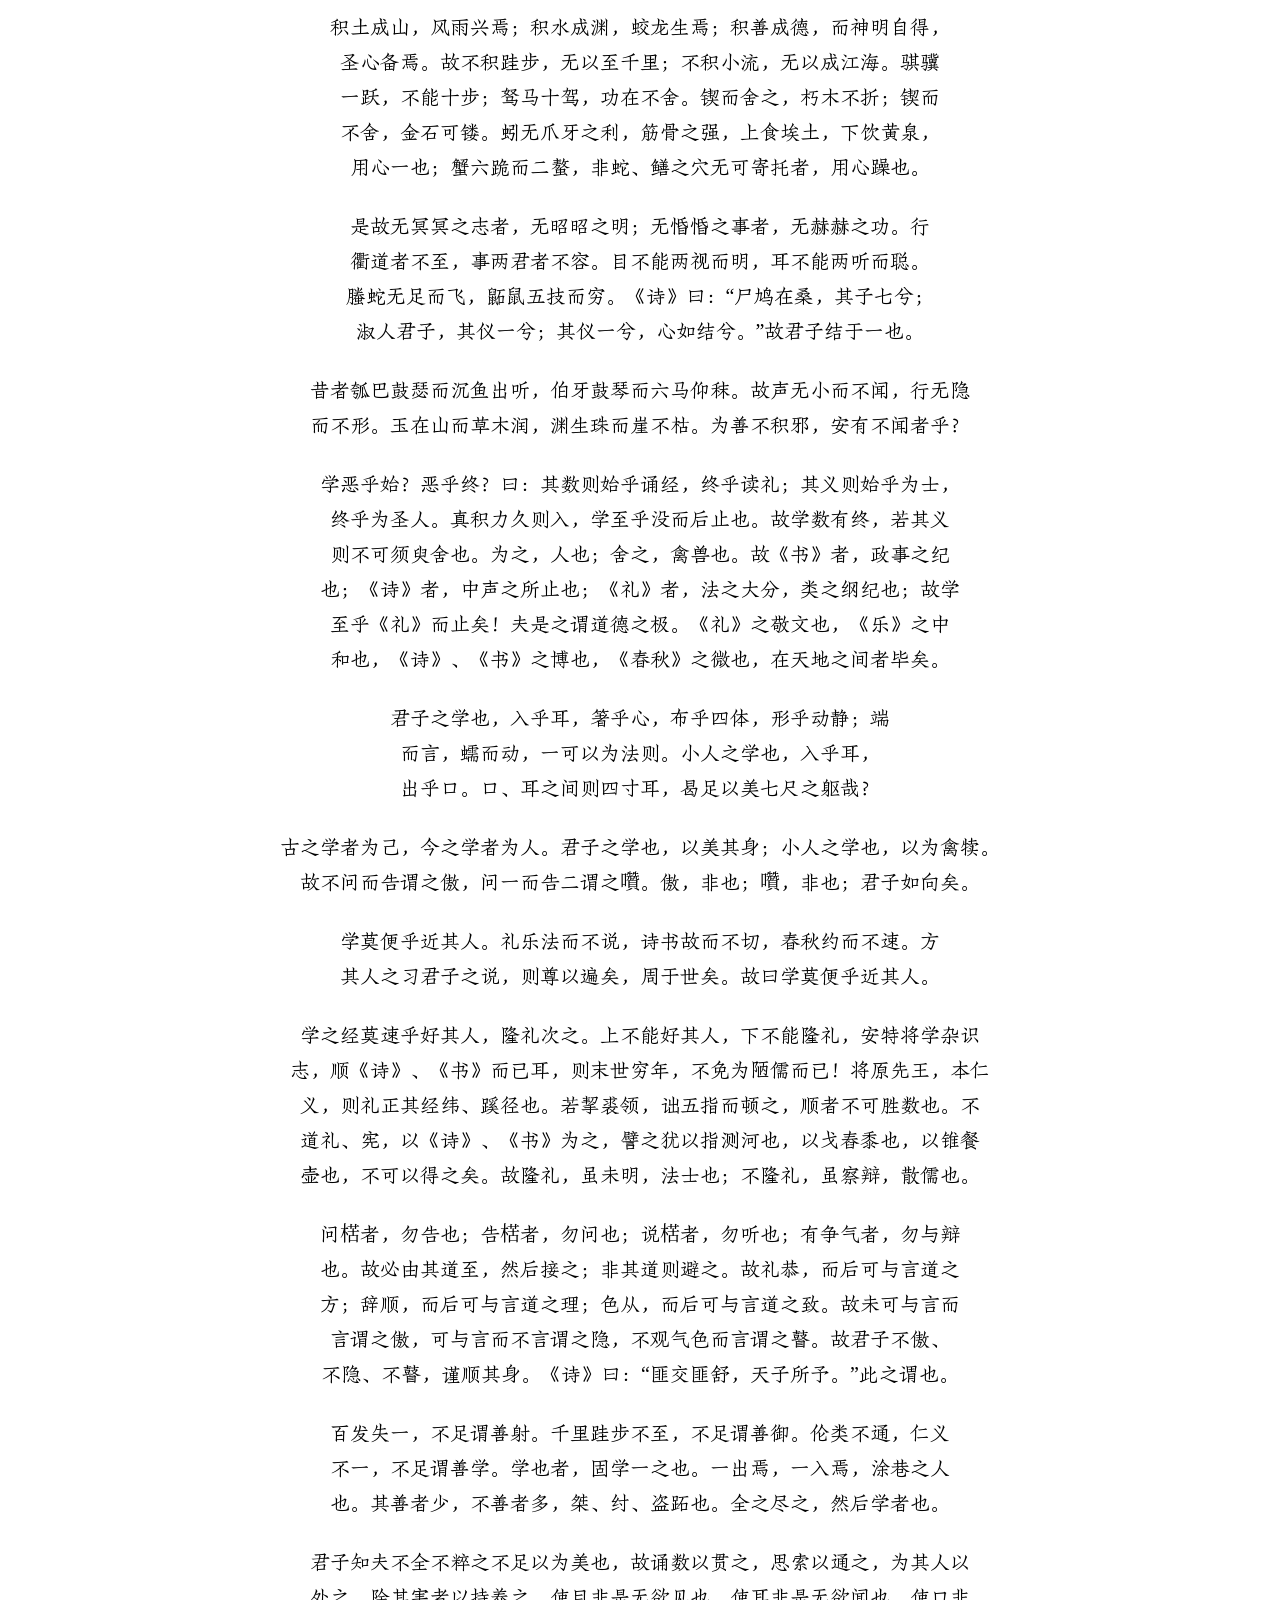
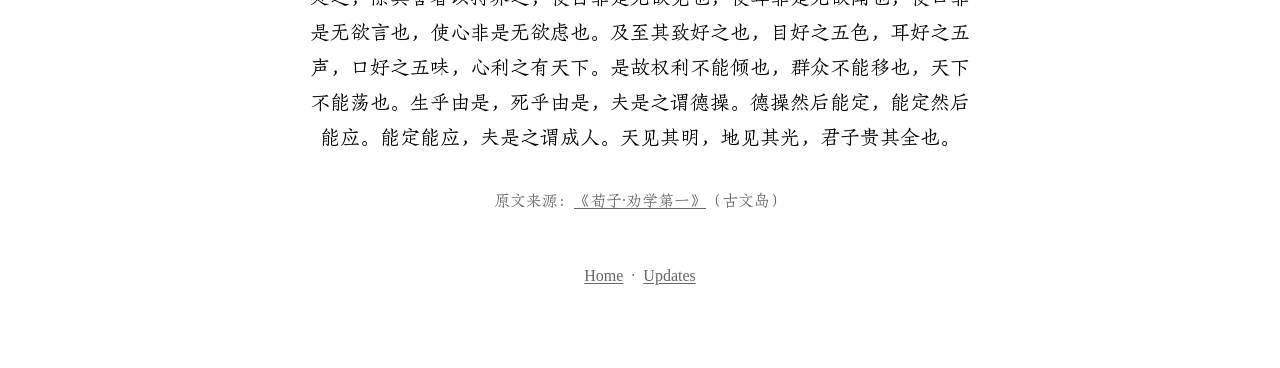
<file: writing/rereading-quanxue/index.html>
<!doctype html>
<html lang="zh-Hans">
<head>
  <meta charset="utf-8">
  <meta name="viewport" content="width=device-width, initial-scale=1">
  <link rel="icon" href="/favicon.ico" type="image/x-icon" sizes="16x16 32x32 48x48">
  <title>重读《劝学》 — Henry Ou</title>
  <meta name="description" content="从初一晨读时背诵《劝学》，到二十岁时重读这些旧日字句。一段关于老师、学习与成长的回望，附《劝学》原文。">
  <meta property="og:title" content="重读《劝学》 — Henry Ou">
  <meta property="og:description" content="从初一晨读时背诵《劝学》，到二十岁时重读这些旧日字句。一段关于老师、学习与成长的回望，附《劝学》原文。">
  <meta property="og:type" content="article">
  <meta property="og:url" content="https://henryou.net/writing/rereading-quanxue/">
  <meta property="og:site_name" content="Henry Ou">
  <meta property="og:image" content="https://henryou.net/assets/henry-ou-share.jpg">
  <meta property="og:image:type" content="image/jpeg">
  <meta property="og:image:width" content="600">
  <meta property="og:image:height" content="600">
  <meta property="og:image:alt" content="Henry Ou 的头像：插画中的人物望向大海">
  <meta name="twitter:card" content="summary">
  <meta name="twitter:site" content="@ohenryou">
  <meta name="twitter:title" content="重读《劝学》 — Henry Ou">
  <meta name="twitter:description" content="从初一晨读时背诵《劝学》，到二十岁时重读这些旧日字句。一段关于老师、学习与成长的回望，附《劝学》原文。">
  <meta name="twitter:image" content="https://henryou.net/assets/henry-ou-share.jpg">
  <meta name="twitter:image:alt" content="Henry Ou 的头像：插画中的人物望向大海">
  <meta property="article:published_time" content="2026-09-21">
  <meta property="article:author" content="https://henryou.net/">
  <link rel="canonical" href="https://henryou.net/writing/rereading-quanxue/">
  <link rel="stylesheet" href="/assets/css/style.css?v=43">
</head>
<body>
  <main class="article-page">
    <article>
      <header class="article-header">
        <div class="article-meta">
          <time datetime="2026-09-21">2026年9月21日</time>
          <a href="/writing/" lang="en">Updates</a>
        </div>
        <h1>重读<span class="title-part"><span class="title-punctuation title-punctuation-open">《</span>劝学<span class="title-punctuation">》</span></span></h1>
        <p class="article-author" lang="en">Henry Ou</p>
      </header>
      <div class="prose">
        <p>我的初中主班老师，是我的一位人生导师。初一那年，他发下打印好的、带注释的荀子《劝学》，领着全班在晨读时一遍遍朗读。日复一日，原本生涩的字句渐渐熟稔，直至整篇文章都能熟练背出。年少的我便以为，这就叫“学会了”：文字记在口中，道理却留在纸上。那些“大道理”，当时只像远处的山，看得见，却不觉得与脚下的路有什么关系，更不曾想过借它们辨认方向、约束自己的言行。</p>
        <p>如今二十岁，走过一些路，经历了一些事，再回望那些旧日字句，才渐渐听见其中迟来的回声。我未必已经读透，却已不敢轻看；从前只是背得出的句子，如今开始有了生活的分量。人生或许才行至短短一程，蓦然回首，当年那些未曾入心的教诲，却已在灯火阑珊处等候多时。今天借此机会，<span class="keep-together">重读《劝学》。共勉。</span></p>
        <section class="classic-text" aria-labelledby="quanxue-heading">
          <header class="classic-header">
            <h2 id="quanxue-heading">劝学</h2>
            <p class="text-source">荀子</p>
          </header>
          <p id="quanxue-1">君子曰：学不可以已。青，取之于蓝，而青于蓝；冰，水为之，而寒于水。木直中绳，輮以为轮，其曲中规，虽有槁暴，不复挺者，輮使之然也。故木受绳则直，金就砺则利，君子博学而日参省乎己，则知明而行无过矣。</p>
          <p id="quanxue-2">故不登高山，不知天之高也；不临深谿，不知地之厚也；不闻先王之遗言，不知学问之大也。干、越、夷、貉之子，生而同声，长而异俗，教使之然也。《诗》曰：“嗟尔君子，无恒安息。靖共尔位，好是正直。神之听之，介尔景福。”神莫大于化道，<span class="keep-together">福莫长于无祸。</span></p>
          <p id="quanxue-3">吾尝终日而思矣，不如须臾之所学也；吾尝跂而望矣，不如登高之博见也。登高而招，臂非加长也，而见者远；顺风而呼，声非加疾也，而闻者彰。假舆马者，非利足也，而致千里；假舟楫者，非能水也，而绝江河。君子生非异也，<span class="keep-together">善假于物也。</span></p>
          <p id="quanxue-4">南方有鸟焉，名曰蒙鸠。以羽为巢，而编之以发，系之苇苕，风至苕折，卵破子死。巢非不完也，所系者然也。西方有木焉，名曰射干，茎长四寸，生于高山之上，而临百仞之渊。木茎非能长也，所立者然也。蓬生麻中，不扶而直；白沙在涅，与之俱黑。兰槐之根是为芷，其渐之滫，君子不近，庶人不服。其质非不美也，所渐者然也。故君子居必择乡，游必就士，所以防邪僻<span class="keep-together">而近中正也。</span></p>
          <p id="quanxue-5">物类之起，必有所始；荣辱之来，必象其德。肉腐出虫，鱼枯生蠹。怠慢忘身，祸灾乃作。强自取柱，柔自取束。邪秽在身，怨之所构。施薪若一，火就燥也；平地若一，水就湿也。草木畴生，禽兽群焉，物各从其类也。是故质的张而弓矢至焉，林木茂而斧斤至焉，树成荫而众鸟息焉，醯酸而蜹聚焉。故言有召祸也，行有招辱也。<span class="keep-together">君子慎其所立乎！</span></p>
          <p id="quanxue-6">积土成山，风雨兴焉；积水成渊，蛟龙生焉；积善成德，而神明自得，圣心备焉。故不积跬步，无以至千里；不积小流，无以成江海。骐骥一跃，不能十步；驽马十驾，功在不舍。锲而舍之，朽木不折；锲而不舍，金石可镂。蚓无爪牙之利，筋骨之强，上食埃土，下饮黄泉，用心一也；蟹六跪而二螯，非蛇、鳝之穴无可寄托者，<span class="keep-together">用心躁也。</span></p>
          <p id="quanxue-7">是故无冥冥之志者，无昭昭之明；无惛惛之事者，无赫赫之功。行衢道者不至，事两君者不容。目不能两视而明，耳不能两听而聪。螣蛇无足而飞，鼫鼠五技而穷。《诗》曰：“尸鸠在桑，其子七兮；淑人君子，其仪一兮；其仪一兮，心如结兮。”<span class="keep-together">故君子结于一也。</span></p>
          <p id="quanxue-8">昔者瓠巴鼓瑟而沉鱼出听，伯牙鼓琴而六马仰秣。故声无小而不闻，行无隐而不形。玉在山而草木润，渊生珠而崖不枯。为善不积邪，安有不闻者乎？</p>
          <p id="quanxue-9">学恶乎始？恶乎终？曰：其数则始乎诵经，终乎读礼；其义则始乎为士，终乎为圣人。真积力久则入，学至乎没而后止也。故学数有终，若其义则不可须臾舍也。为之，人也；舍之，禽兽也。故《书》者，政事之纪也；《诗》者，中声之所止也；《礼》者，法之大分，类之纲纪也；故学至乎《礼》而止矣！夫是之谓道德之极。《礼》之敬文也，《乐》之中和也，《诗》、《书》之博也，《春秋》之微也，<span class="keep-together">在天地之间者毕矣。</span></p>
          <p id="quanxue-10">君子之学也，入乎耳，箸乎心，布乎四体，形乎动静；端而言，蠕而动，一可以为法则。小人之学也，入乎耳，出乎口。口、耳之间则四寸耳，曷足以美七尺之躯哉？</p>
          <p id="quanxue-11">古之学者为己，今之学者为人。君子之学也，以美其身；小人之学也，以为禽犊。故不问而告谓之傲，问一而告二谓之囋。傲，非也；囋，非也；君子如向矣。</p>
          <p id="quanxue-12">学莫便乎近其人。礼乐法而不说，诗书故而不切，春秋约而不速。方其人之习君子之说，则尊以遍矣，周于世矣。故曰学莫便乎近其人。</p>
          <p id="quanxue-13">学之经莫速乎好其人，隆礼次之。上不能好其人，下不能隆礼，安特将学杂识志，顺《诗》、《书》而已耳，则末世穷年，不免为陋儒而已！将原先王，本仁义，则礼正其经纬、蹊径也。若挈裘领，诎五指而顿之，顺者不可胜数也。不道礼、宪，以《诗》、《书》为之，譬之犹以指测河也，以戈舂黍也，以锥餐壶也，不可以得之矣。故隆礼，虽未明，法士也；不隆礼，<span class="keep-together">虽察辩，散儒也。</span></p>
          <p id="quanxue-14">问楛者，勿告也；告楛者，勿问也；说楛者，勿听也；有争气者，勿与辩也。故必由其道至，然后接之；非其道则避之。故礼恭，而后可与言道之方；辞顺，而后可与言道之理；色从，而后可与言道之致。故未可与言而言谓之傲，可与言而不言谓之隐，不观气色而言谓之瞽。故君子不傲、不隐、不瞽，谨顺其身。《诗》曰：“匪交匪舒，天子所予。”<span class="keep-together">此之谓也。</span></p>
          <p id="quanxue-15">百发失一，不足谓善射。千里跬步不至，不足谓善御。伦类不通，仁义不一，不足谓善学。学也者，固学一之也。一出焉，一入焉，涂巷之人也。其善者少，不善者多，桀、纣、盗跖也。全之尽之，然后学者也。</p>
          <p id="quanxue-16">君子知夫不全不粹之不足以为美也，故诵数以贯之，思索以通之，为其人以处之，除其害者以持养之，使目非是无欲见也，使耳非是无欲闻也，使口非是无欲言也，使心非是无欲虑也。及至其致好之也，目好之五色，耳好之五声，口好之五味，心利之有天下。是故权利不能倾也，群众不能移也，天下不能荡也。生乎由是，死乎由是，夫是之谓德操。德操然后能定，能定然后能应。能定能应，夫是之谓成人。天见其明，地见其光，<span class="keep-together">君子贵其全也。</span></p>
          <p class="text-source source-credit">原文来源：<a href="https://m.gushiwen.cn/guwen/bookv_fbefaaeb8ff2.aspx">《荀子·劝学第一》</a>（古文岛）</p>
        </section>
      </div>
      <footer class="article-footer" lang="en">
        <a href="/">Home</a>
        <span aria-hidden="true">·</span>
        <a href="/writing/">Updates</a>
      </footer>
    </article>
  </main>
</body>
</html>
</file>
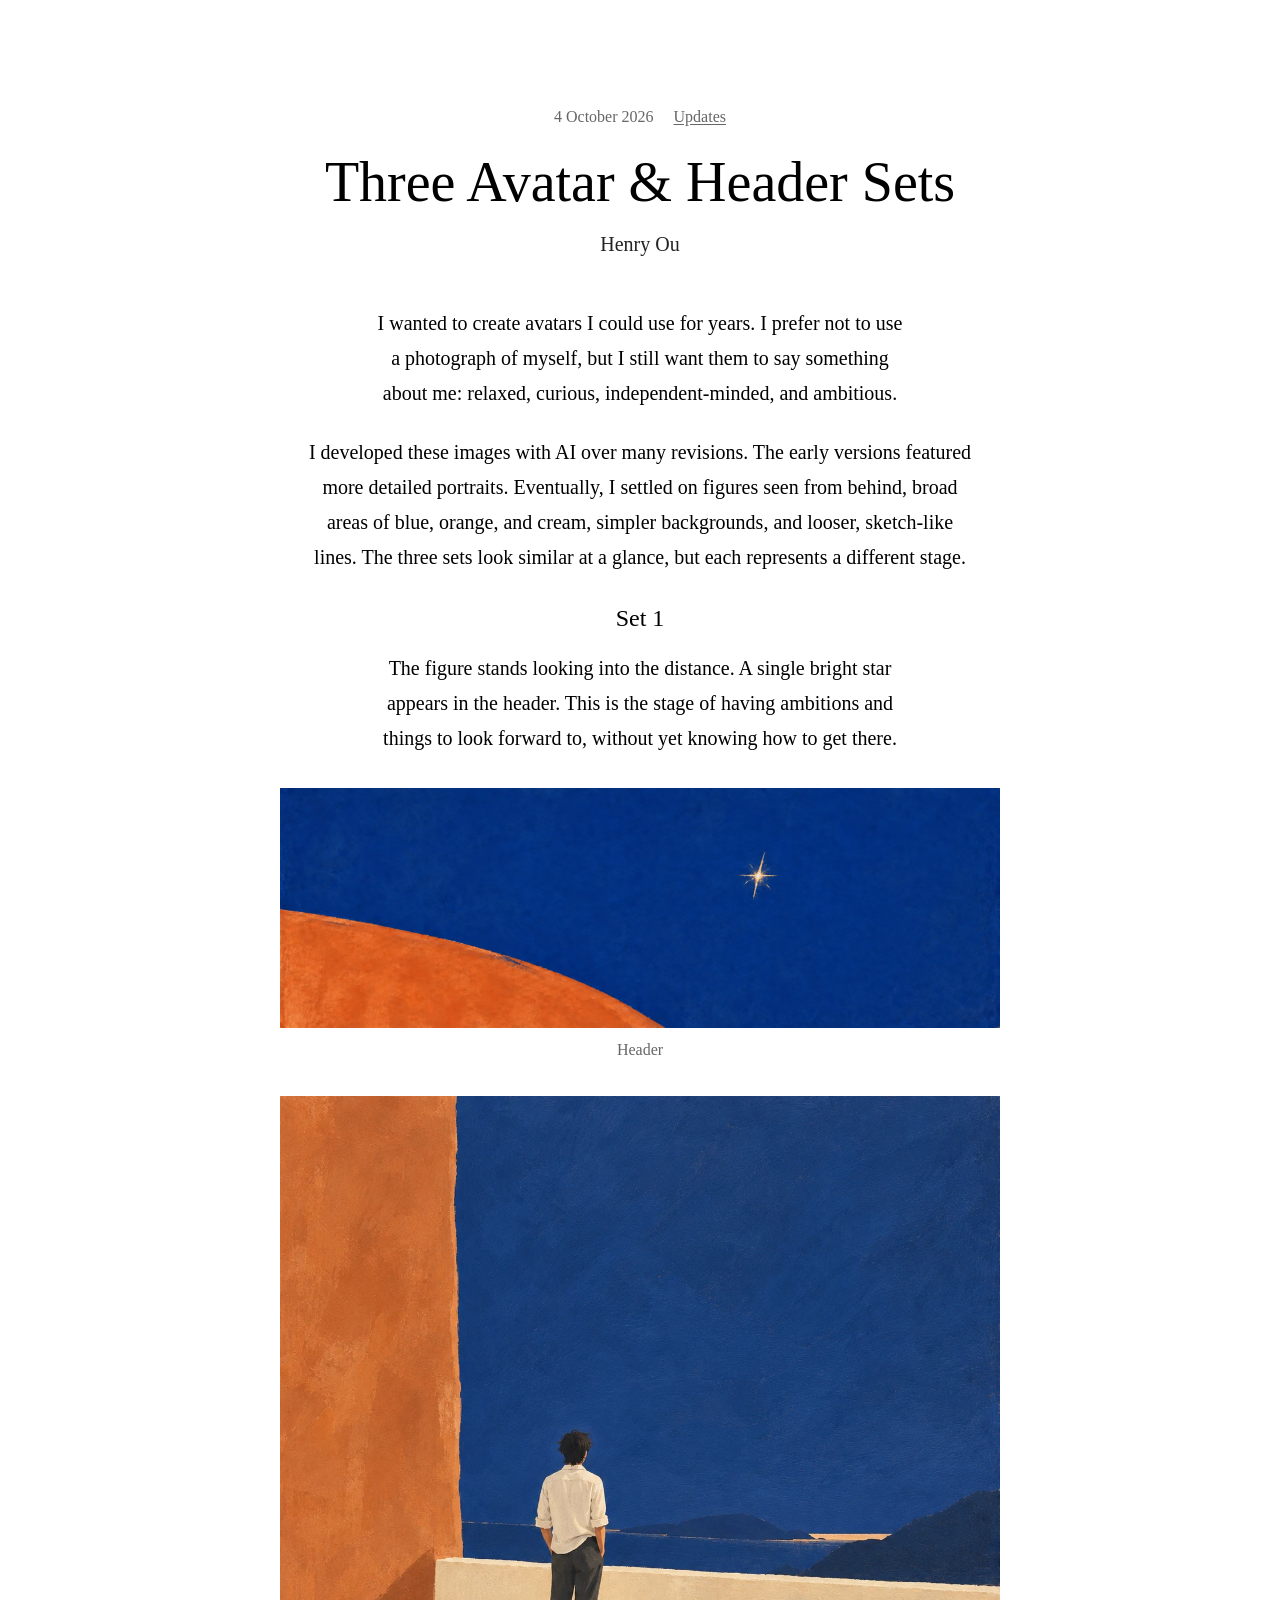
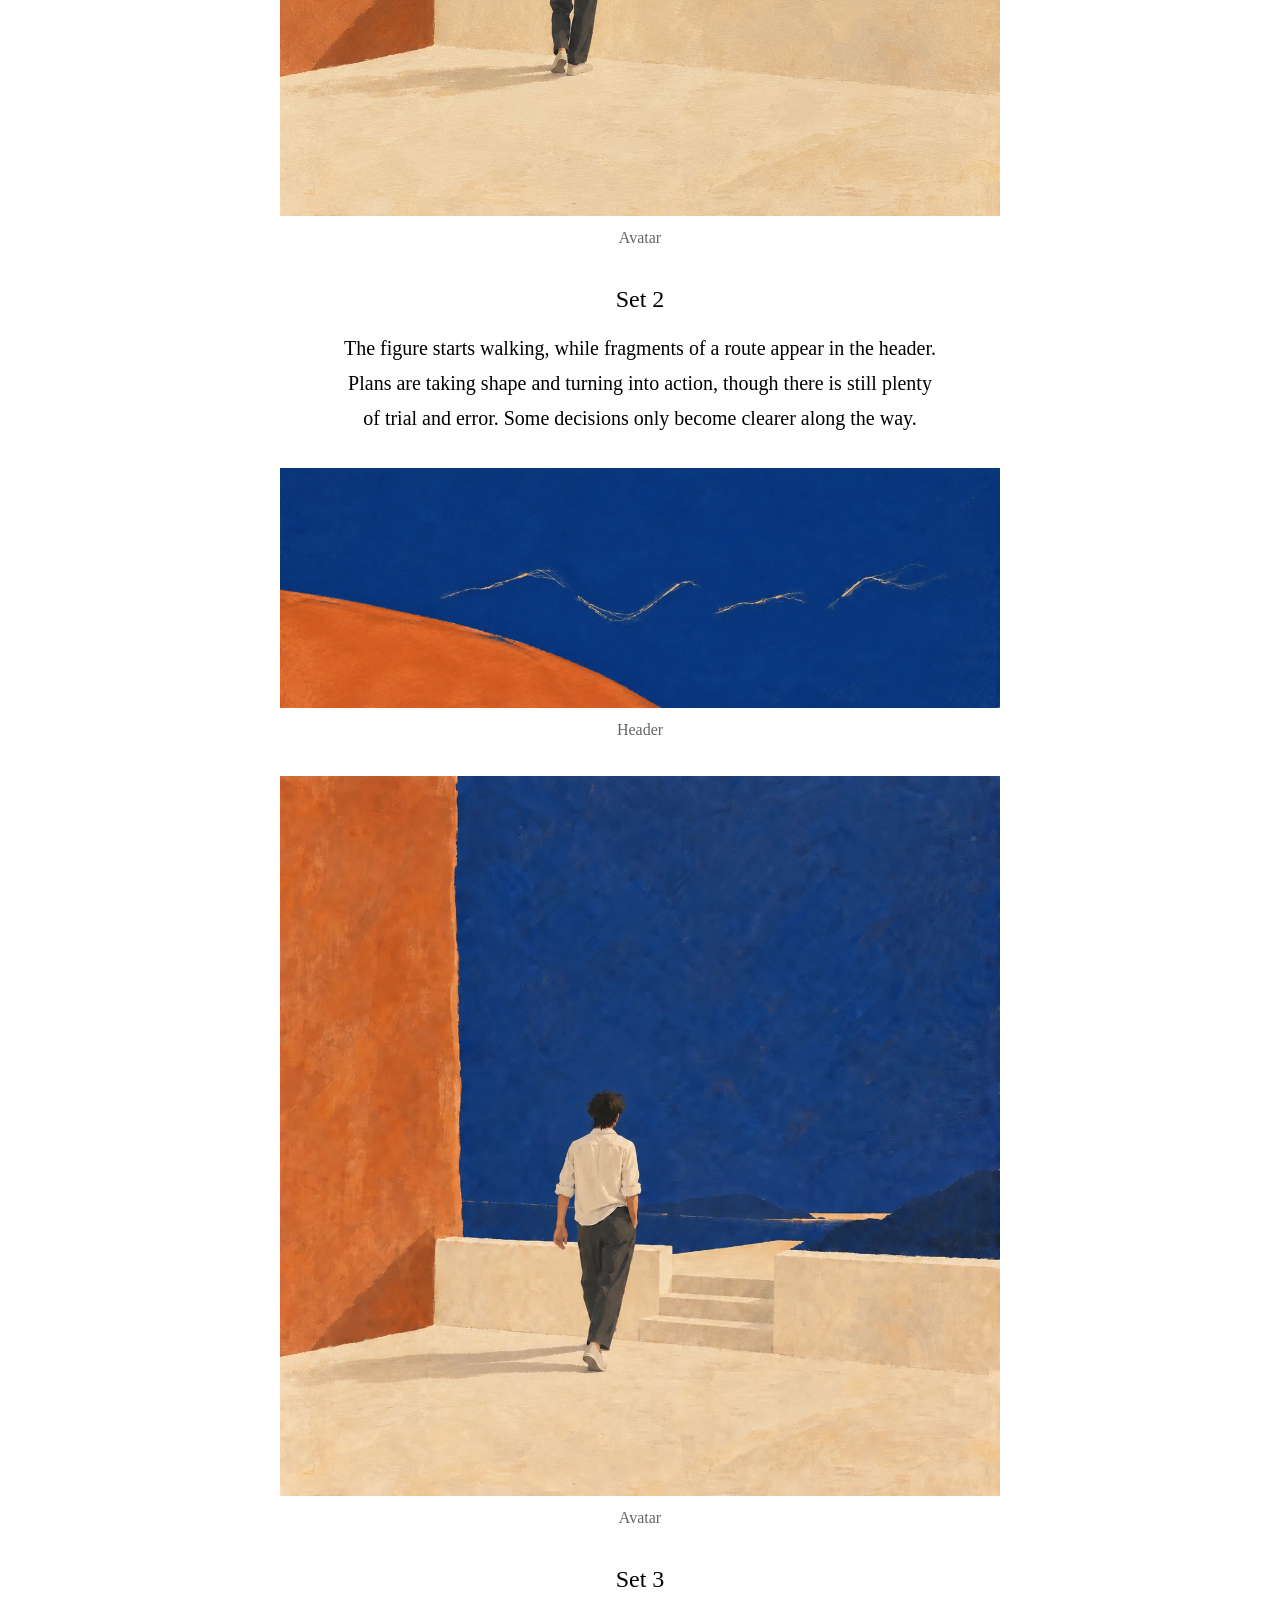
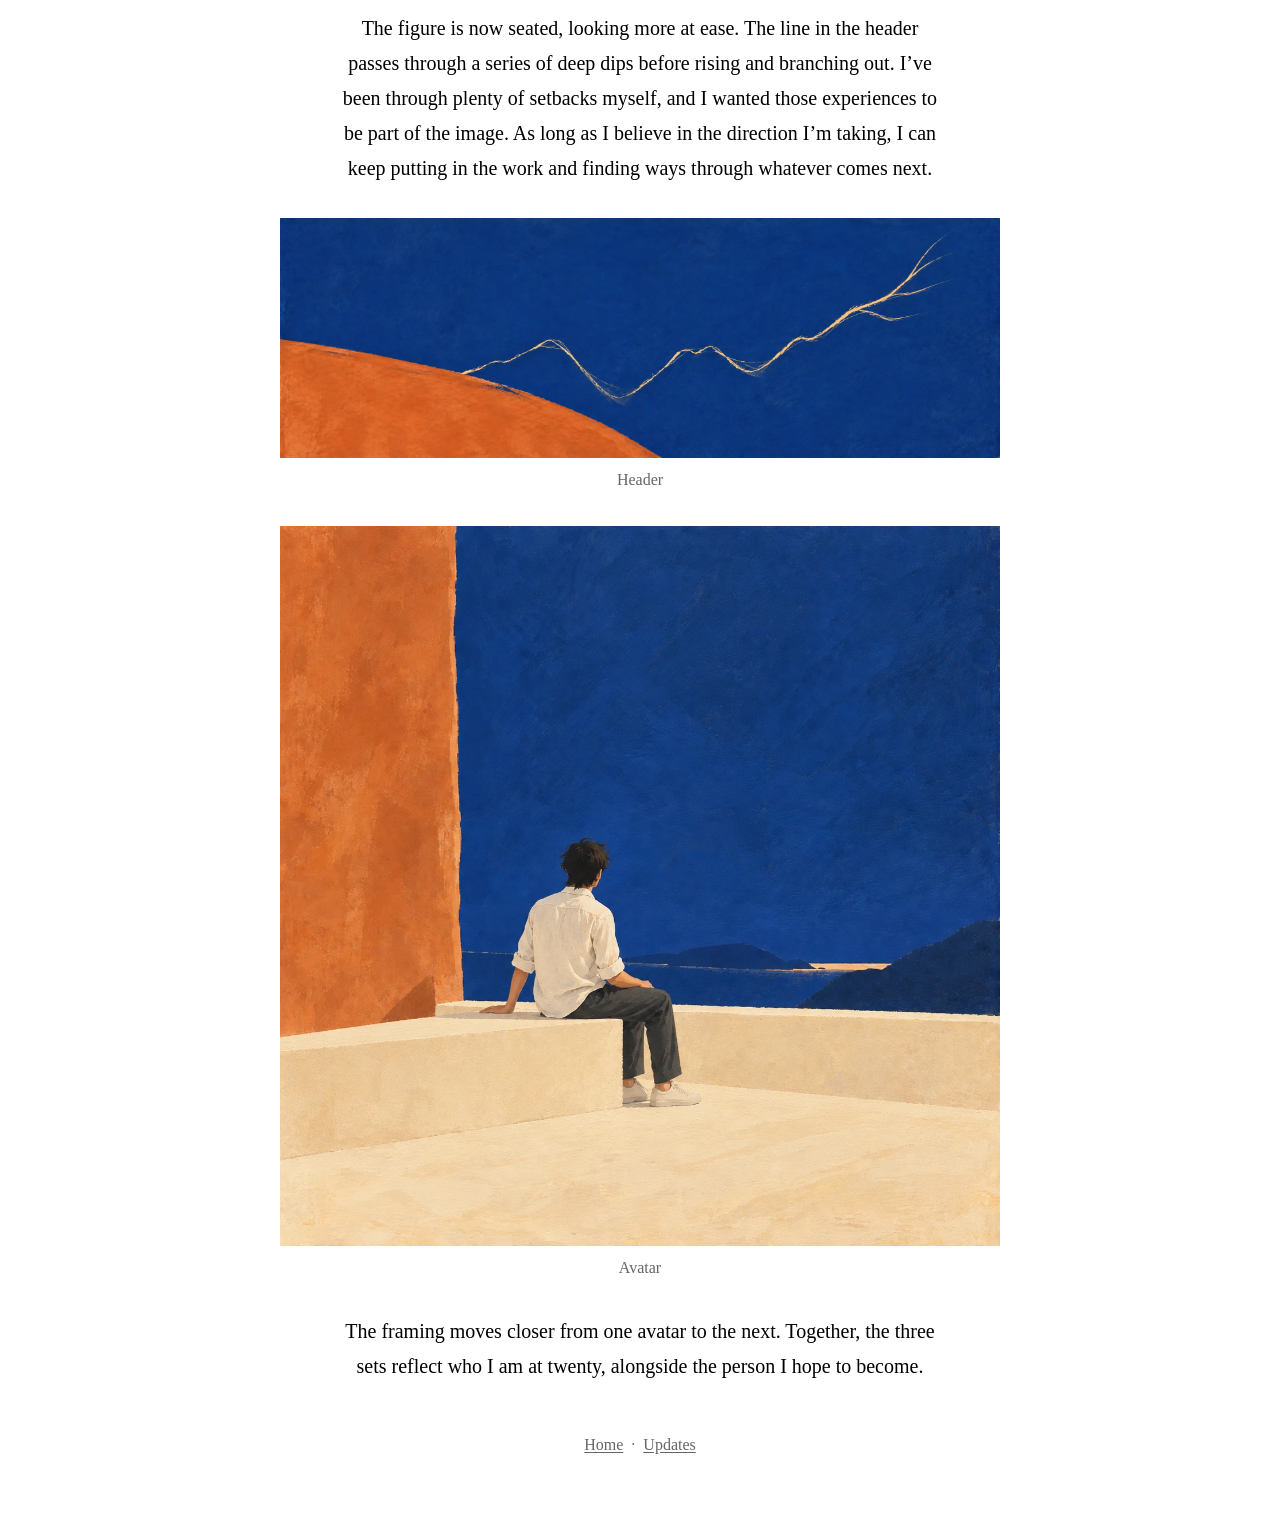
<file: writing/three-avatar-header-sets/index.html>
<!doctype html>
<html lang="en">
<head>
  <meta charset="utf-8">
  <meta name="viewport" content="width=device-width, initial-scale=1">
  <link rel="icon" href="/favicon.ico" type="image/x-icon" sizes="16x16 32x32 48x48">
  <title>Three Avatar &amp; Header Sets — Henry Ou</title>
  <meta name="description" content="Three sets of AI-assisted avatars and headers, reflecting ambition, action and setbacks through figures, colour and simple lines.">
  <meta property="og:title" content="Three Avatar &amp; Header Sets — Henry Ou">
  <meta property="og:description" content="Three sets of AI-assisted avatars and headers, reflecting ambition, action and setbacks through figures, colour and simple lines.">
  <meta property="og:type" content="article">
  <meta property="og:url" content="https://henryou.net/writing/three-avatar-header-sets/">
  <meta property="og:site_name" content="Henry Ou">
  <meta property="og:image" content="https://henryou.net/assets/henry-ou-share.jpg">
  <meta property="og:image:type" content="image/jpeg">
  <meta property="og:image:width" content="600">
  <meta property="og:image:height" content="600">
  <meta property="og:image:alt" content="Henry Ou’s avatar: an illustrated figure looking out over the sea">
  <meta name="twitter:card" content="summary">
  <meta name="twitter:site" content="@ohenryou">
  <meta name="twitter:title" content="Three Avatar &amp; Header Sets — Henry Ou">
  <meta name="twitter:description" content="Three sets of AI-assisted avatars and headers, reflecting ambition, action and setbacks through figures, colour and simple lines.">
  <meta name="twitter:image" content="https://henryou.net/assets/henry-ou-share.jpg">
  <meta name="twitter:image:alt" content="Henry Ou’s avatar: an illustrated figure looking out over the sea">
  <meta property="article:published_time" content="2026-10-04">
  <meta property="article:author" content="https://henryou.net/">
  <link rel="canonical" href="https://henryou.net/writing/three-avatar-header-sets/">
  <link rel="stylesheet" href="/assets/css/style.css?v=43">
</head>
<body>
  <main class="article-page">
    <article>
      <header class="article-header">
        <div class="article-meta">
          <time datetime="2026-10-04">4 October 2026</time>
          <a href="/writing/">Updates</a>
        </div>
        <h1>Three Avatar &amp; Header Sets</h1>
        <p class="article-author" lang="en">Henry Ou</p>
      </header>
      <div class="prose">
        <p>I wanted to create avatars I could use for years. I prefer not to use a photograph of myself, but I still want them to say something about me: relaxed, curious, independent-minded, and ambitious.</p>
        <p>I developed these images with AI over many revisions. The early versions featured more detailed portraits. Eventually, I settled on figures seen from behind, broad areas of blue, orange, and cream, simpler backgrounds, and looser, sketch-like lines. The three sets look similar at a glance, but each represents a different stage.</p>
        <h2>Set 1</h2>
        <p>The figure stands looking into the distance. A single bright star appears in the header. This is the stage of having ambitions and things to look forward to, without yet knowing how to get there.</p>
        <figure>
          <img src="/assets/writing/three-avatar-header-sets/set-1-header.webp" width="2172" height="724" alt="A single bright star in a broad blue field above a sweep of orange." loading="lazy" decoding="async">
          <figcaption>Header</figcaption>
        </figure>
        <figure>
          <img src="/assets/writing/three-avatar-header-sets/set-1-avatar.webp" width="1254" height="1254" alt="A small figure seen from behind stands beside an orange wall, looking across a cream terrace towards the deep blue sea." loading="lazy" decoding="async">
          <figcaption>Avatar</figcaption>
        </figure>
        <h2>Set 2</h2>
        <p>The figure starts walking, while fragments of a route appear in the header. Plans are taking shape and turning into action, though there is still plenty of trial and error. Some decisions only become clearer along the way.</p>
        <figure>
          <img src="/assets/writing/three-avatar-header-sets/set-2-header.webp" width="2172" height="724" alt="Separate gold route fragments rise and fall across a blue field above an orange slope." loading="lazy" decoding="async">
          <figcaption>Header</figcaption>
        </figure>
        <figure>
          <img src="/assets/writing/three-avatar-header-sets/set-2-avatar.webp" width="1254" height="1254" alt="Seen from behind and slightly closer, the figure walks towards a gap and steps in the cream terrace wall." loading="lazy" decoding="async">
          <figcaption>Avatar</figcaption>
        </figure>
        <h2>Set 3</h2>
        <p>The figure is now seated, looking more at ease. The line in the header passes through a series of deep dips before rising and branching out. I’ve been through plenty of setbacks myself, and I wanted those experiences to be part of the image. As long as I believe in the direction I’m taking, I can keep putting in the work and finding ways through whatever comes next.</p>
        <figure>
          <img src="/assets/writing/three-avatar-header-sets/set-3-header.webp" width="2172" height="724" alt="A continuous gold route dips deeply, recovers and dips again, then rises and branches towards the upper right of a blue field." loading="lazy" decoding="async">
          <figcaption>Header</figcaption>
        </figure>
        <figure>
          <img src="/assets/writing/three-avatar-header-sets/set-3-avatar.webp" width="1254" height="1254" alt="A closer view of the figure sitting at ease on the cream wall, one hand resting beside them as they look towards the blue sea." loading="lazy" decoding="async">
          <figcaption>Avatar</figcaption>
        </figure>
        <p>The framing moves closer from one avatar to the next. Together, the three sets reflect who I am at twenty, alongside the person I hope to become.</p>
      </div>
      <footer class="article-footer" lang="en">
        <a href="/">Home</a>
        <span aria-hidden="true">·</span>
        <a href="/writing/">Updates</a>
      </footer>
    </article>
  </main>
</body>
</html>
</file>
<file: assets/css/style.css>
/* Self-hosted Chinese subsets; Latin text keeps the system Baskerville stack. */
@font-face {
  font-family: "Zhuque Fangsong Web";
  src: url("/assets/fonts/zhuque-fangsong-regular.woff2?v=8") format("woff2");
  font-style: normal;
  font-weight: 400;
  font-display: swap;
  unicode-range: U+3000-30FF, U+3400-9FFF, U+F900-FAFF, U+FE10-FE1F, U+FE30-FE4F, U+FF00-FFEF, U+20000-2FA1F;
}

/* Three characters in Quanxue are absent from Zhuque v0.212. */
@font-face {
  font-family: "Noto Serif SC Fallback";
  src: url("/assets/fonts/noto-serif-sc-fallback.woff2?v=1") format("woff2");
  font-style: normal;
  font-weight: 400;
  font-display: swap;
  unicode-range: U+56CB, U+695B, U+8739;
}

/* Shared spacing scale; 1rem follows the browser's default text size. */
:root {
  --space-1: .25rem;
  --space-2: .5rem;
  --space-3: .75rem;
  --space-4: 1rem;
  --space-6: 1.5rem;
  --space-8: 2rem;
  --space-12: 3rem;
  --content-width: 45rem;
  --date-width: 7.5rem;
  --date-gap: var(--space-6);
  --section-space: var(--space-8);
  --heading-space: var(--space-6);
}

html {
  background: #ffffff;
  color: #000000;
  font-family: Baskerville, "Baskerville Old Face", "Zhuque Fangsong Web", "Noto Serif SC Fallback", "Songti SC", "Noto Serif CJK SC", Georgia, serif;
  font-size: 100%;
  line-height: 1.6;
  overflow-wrap: anywhere;
}

body {
  margin: 0;
  padding: 5rem 1.5rem;
}

main {
  max-width: var(--content-width);
  margin: 0 auto;
}

.identity {
  display: grid;
  grid-template-columns: auto minmax(0, 1fr);
  align-items: center;
  gap: var(--space-4);
  margin: 0 0 var(--space-4);
}

.portrait {
  display: block;
  height: auto;
  object-fit: cover;
  width: clamp(4.5rem, 22vw, 7.5rem);
  aspect-ratio: 1;
  border-radius: 50%;
}

h1 {
  margin: 0 0 var(--space-4);
  font-size: 2rem;
  font-weight: normal;
  line-height: 1.2;
}

.identity-heading {
  display: flex;
  flex-wrap: wrap;
  align-items: flex-start;
  justify-content: space-between;
  gap: var(--space-2) var(--space-3);
  margin-bottom: var(--space-4);
}

.identity-heading h1 {
  margin: 0;
}

.language-link {
  display: flex;
  flex: none;
  align-items: flex-start;
  justify-content: flex-end;
  box-sizing: border-box;
  width: 2rem;
  height: 2rem;
  margin-left: auto;
  padding-top: var(--space-1);
  color: #000000;
  text-decoration: none;
}

.language-link img {
  display: block;
  width: 1.375rem;
  height: 1.375rem;
}

p {
  margin: 0 0 var(--space-4);
  font-size: 1.125rem;
  line-height: 1.6;
  overflow-wrap: anywhere;
}

a {
  color: inherit;
  text-underline-offset: 0.15em;
}

.socials {
  display: flex;
  flex-wrap: wrap;
  gap: var(--space-4);
}

.socials a {
  display: inline-flex;
  align-items: center;
  justify-content: center;
  min-width: 1.5rem;
  min-height: 2rem;
}

a:focus-visible,
pre:focus-visible,
.table-scroll:focus-visible {
  outline: 2px solid currentColor;
  outline-offset: 0.25rem;
}

.intro {
  margin: 1rem 0 0;
}

.home {
  font-size: 1.25rem;
}

.home .intro,
.home .section p {
  font-size: inherit;
}

.home .intro,
.home .about p,
.home .project-list p {
  text-align: justify;
  text-align-last: start;
}

.home > .section {
  margin-top: var(--section-space);
}

.home > .section + .section {
  border-top: 1px solid #e5e5e5;
  padding-top: var(--section-space);
}

.home > .section > h2 {
  margin: 0 0 var(--heading-space);
  font-size: 1.75rem;
}

.home .about p {
  margin-bottom: var(--space-4);
}

h2 {
  margin: 0 0 var(--space-4);
  font-size: 1.5rem;
  font-weight: normal;
  line-height: 1.3;
}

.home > .section > :last-child {
  margin-bottom: 0;
}

h3 {
  margin: 0 0 0.25rem;
  font-size: 1rem;
  font-weight: normal;
}

.experience-list,
.project-list,
.writing-list {
  list-style: none;
  margin: 0;
  padding: 0;
}

.experience-entry,
.writing-list li {
  display: grid;
  grid-template-columns: var(--date-width) minmax(0, 1fr);
  column-gap: var(--date-gap);
  align-items: baseline;
}

.experience-detail {
  min-width: 0;
}

.experience-entry .date-note {
  display: block;
  font-size: 0.875rem;
}

.experience-detail h3,
.project-list h3 {
  margin: 0 0 var(--space-2);
  font-size: 1.25rem;
}

/* Optional real logo shares the institution's content area. */
.experience-entry:has(> .institution-logo) {
  grid-template-columns: var(--date-width) 2rem minmax(0, 1fr);
}

.institution-logo {
  width: 2rem;
  height: 2rem;
  object-fit: contain;
  align-self: start;
}

.entry-date,
.article-meta,
figcaption {
  color: #666;
  font-size: 1rem;
}

.experience-detail p,
.project-list p {
  margin: 0;
}

.experience-entry + .experience-entry,
.project-list > li + li {
  margin-top: var(--space-8);
}

.project-links {
  font-size: 1rem;
  display: flex;
  flex-wrap: wrap;
  gap: 0.5rem 1rem;
  margin-top: 0.5rem;
}

.writing-list {
  font-size: 1.25rem;
}

.writing-list .entry-date {
  display: grid;
  grid-template-columns: 2ch 3.5ch 4ch;
  column-gap: 0.4ch;
  font-variant-numeric: tabular-nums;
  white-space: nowrap;
}

.writing-list li + li {
  margin-top: var(--space-3);
}

.back-link {
  display: inline-block;
  margin-bottom: 1.5rem;
}

.article-page {
  max-width: 45rem;
  text-align: center;
}

.article-header {
  margin: 1.5rem 0 3rem;
  text-align: center;
}

.article-meta {
  display: flex;
  justify-content: center;
  align-items: baseline;
  flex-wrap: wrap;
  gap: 0.5rem 1.25rem;
}

.article-header h1 {
  margin: 1rem 0 0;
  font-size: clamp(2.25rem, 6vw, 3.5rem);
  line-height: 1.3;
  text-wrap: balance;
}

.article-author {
  margin: var(--space-3) 0 0;
  color: #222;
  font-size: 1.25rem;
  line-height: 1.4;
}

.article-header .title-part {
  display: inline-block;
}

/* Trim outer punctuation whitespace, retaining room before opening marks. */
.article-header .title-punctuation {
  display: inline-block;
  inline-size: .5em;
  text-align: left;
  text-indent: 0;
}

.article-header .title-punctuation-open {
  inline-size: .75em;
  text-indent: -.25em;
}

.article-header .split-title {
  display: grid;
  grid-template-columns: minmax(0, 1fr) auto minmax(0, 1fr);
  align-items: baseline;
  column-gap: clamp(0.75rem, 3vw, 1.5rem);
}

.split-title .title-accent {
  justify-self: start;
  inline-size: min(2.8em, 100%);
  color: #777;
  font-family: "Snell Roundhand", "Segoe Script", "Apple Chancery", cursive;
  font-size: 0.95em;
  font-style: normal;
  font-weight: 400;
  letter-spacing: normal;
  text-align: center;
  white-space: nowrap;
}

.split-title .title-accent:first-child {
  justify-self: end;
}

.prose {
  font-size: 1.25rem;
  line-height: 1.75;
}

.prose p {
  text-wrap: balance;
  line-break: strict;
  margin-bottom: 1.5rem;
  font-size: inherit;
  line-height: inherit;
}

.prose .keep-together {
  display: inline-block;
  max-width: 100%;
}

.prose > :last-child {
  margin-bottom: 0;
}

.article-footer {
  display: flex;
  justify-content: center;
  flex-wrap: wrap;
  align-items: baseline;
  gap: var(--space-2);
  margin-top: var(--space-12);
  color: #666;
  font-size: 1rem;
}

.prose h2 {
  margin-top: 1.75rem;
}

.prose h3 {
  font-size: 1.125rem;
  margin-top: 1.5rem;
}

.prose ul,
.prose ol {
  padding-left: 1.4em;
  margin: 0 0 var(--space-4);
}

.prose li + li {
  margin-top: 0.25rem;
}

.prose blockquote {
  margin: 1.25rem 0 1.25rem 1em;
}

.prose .compact-quote {
  margin: var(--space-6) 0;
}

.prose .compact-quote p {
  margin: 0;
}

.prose .compact-quote p + p {
  margin-top: var(--space-2);
}

/* A shared reading column for a personal introduction and a complete classic. */
.prose .classic-text {
  margin-top: var(--space-12);
}

.classic-header {
  margin-bottom: var(--space-6);
}

.prose .classic-header h2 {
  margin: 0 0 var(--space-2);
  font-size: 1.75rem;
}

.prose .classic-header p {
  margin: 0;
}

.prose .text-source {
  color: #666;
  font-size: 1rem;
}

.prose .source-credit {
  margin: var(--space-8) 0 0;
}

.prose figure {
  margin: 2rem 0;
}

/* Plain figures preserve complete screenshots and diagrams without cropping. */
.prose img {
  display: block;
  max-width: 100%;
  height: auto;
  margin-inline: auto;
}

/* Only photographic figures opt in to the shared crop. */
.prose .photo img {
  width: 100%;
  height: auto;
  aspect-ratio: 3 / 2;
  object-fit: cover;
}

.prose .photo-bottom img {
  object-position: center bottom;
}

figcaption {
  margin-top: 0.5rem;
}

pre,
.table-scroll {
  max-width: 100%;
  overflow-x: auto;
  margin: 1.25rem 0;
}

pre {
  font-size: 0.9375rem;
  line-height: 1.6;
  overflow-wrap: normal;
}

table {
  border-collapse: collapse;
  text-align: left;
  overflow-wrap: normal;
}

th,
td {
  padding: 0.5rem 1rem 0.5rem 0;
  vertical-align: top;
}

@media (max-width: 30rem) {
  .article-header {
    margin: 1rem 0 2rem;
  }

  .prose {
    font-size: 1.125rem;
  }
}

@media (max-width: 25rem) {
  .contact p {
    font-size: 1rem;
  }
}

@media (max-width: 37.5rem) {
  :root {
    --section-space: var(--space-6);
    --heading-space: 1.25rem;
  }

  body {
    padding: var(--space-12) 1.25rem;
  }

  .home,
  .writing-list {
    font-size: 1.125rem;
  }

  .home .intro,
  .home .about p,
  .home .project-list p {
    text-align: left;
  }

  .home > .section > h2 {
    font-size: 1.625rem;
  }

  .experience-entry .entry-date {
    display: flex;
    flex-wrap: wrap;
    align-items: baseline;
    column-gap: var(--space-2);
  }

  .experience-entry,
  .writing-list li,
  .experience-entry:has(> .institution-logo) {
    grid-template-columns: minmax(0, 1fr);
    row-gap: var(--space-2);
  }
}
</file>
